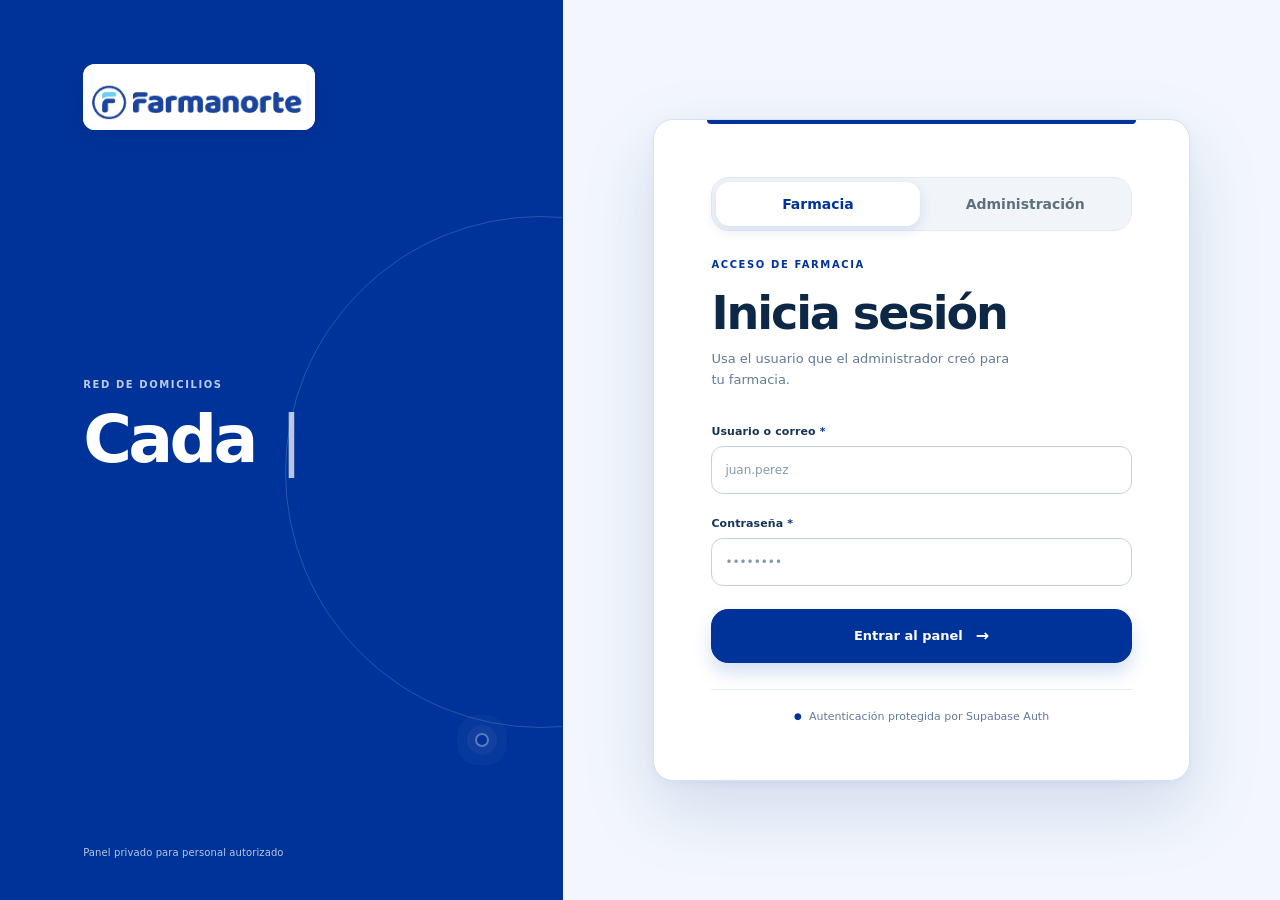
<file: index.html>
<!doctype html>
<html lang="es">
  <head>
    <meta charset="UTF-8" />
    <meta name="viewport" content="width=device-width, initial-scale=1.0" />
    <meta name="theme-color" content="#2151aa" />
    <meta name="description" content="Panel operativo de domicilios farmanorte" />
    <meta name="mobile-web-app-capable" content="yes" />
    <meta name="apple-mobile-web-app-capable" content="yes" />
    <meta name="apple-mobile-web-app-status-bar-style" content="default" />
    <meta name="apple-mobile-web-app-title" content="farmanorte" />
    <meta name="referrer" content="strict-origin-when-cross-origin" />
    <meta http-equiv="Content-Security-Policy" content="default-src 'self'; base-uri 'self'; object-src 'none'; frame-ancestors 'none'; script-src 'self'; style-src 'self' 'unsafe-inline'; img-src 'self' data: blob:; font-src 'self' data:; connect-src 'self' https://*.supabase.co wss://*.supabase.co; worker-src 'self' blob:; media-src 'self' blob:;" />
    <link rel="manifest" href="./manifest.webmanifest" />
    <link rel="apple-touch-icon" href="./farmanorte-icon.png" />
    <link rel="icon" type="image/png" href="./farmanorte-icon.png" />
    <title>farmanorte · operación</title>
    <script type="module" crossorigin src="./assets/index-CC0eHsnw.js"></script>
    <link rel="modulepreload" crossorigin href="./assets/documents-BlH7oi8i.js">
    <link rel="stylesheet" crossorigin href="./assets/index-BAbJudCS.css">
  </head>
  <body>
    <div id="root"></div>
  </body>
</html>
</file>
<file: assets/index-BAbJudCS.css>
:root{color:#102a43;background:#f3f7fc;font-family:Aptos,Segoe UI,ui-sans-serif,system-ui,-apple-system,BlinkMacSystemFont,sans-serif;font-synthesis:none;text-rendering:optimizeLegibility;--bg: #f3f7fc;--panel: #ffffff;--panel-soft: #eaf2fb;--line: #d7e3f0;--muted: #526b84;--text: #102a43;--brand-blue: #2151aa;--brand-blue-deep: #173f8e;--brand-blue-soft: #edf2ff;--lime: var(--brand-blue);--lime-deep: var(--brand-blue-deep);--teal: var(--brand-blue);--danger: #b42318}*{box-sizing:border-box}body{margin:0;min-width:320px;background:var(--bg);color:var(--text)}button,input,textarea,select{font:inherit}button{cursor:pointer}button:disabled{cursor:not-allowed;opacity:.55}.app-shell{display:flex;min-height:100vh}.sidebar{width:250px;min-height:100vh;padding:30px 20px 22px;border-right:1px solid var(--line);background:#0b120f;display:flex;flex-direction:column}.brand-lockup{display:flex;flex-direction:column;align-items:flex-start;gap:5px}.brand-logo{display:block;width:min(100%,190px);height:auto;max-height:48px;object-fit:contain;object-position:left center;border-radius:10px;background:#fff}.brand-logo-wordmark{display:inline-flex;align-items:center;gap:8px;width:max-content;height:38px;max-width:100%;max-height:none;padding:0;border-radius:0;background:transparent;color:var(--brand-blue)}.brand-logo-wordmark svg{width:38px;height:38px;flex:0 0 auto}.brand-logo-wordmark span{color:currentColor;font-size:clamp(20px,2.2vw,30px);font-weight:850;letter-spacing:-.065em;line-height:1}.brand-mark{width:34px;height:34px;display:grid;place-items:center;border-radius:10px;background:var(--lime);color:#16210e;font-weight:900;letter-spacing:-.08em;font-size:12px}.brand-lockup strong{display:block;font-size:14px;letter-spacing:-.02em}.brand-lockup span{display:block;margin-top:3px;font-size:10px;color:var(--muted);text-transform:uppercase;letter-spacing:.17em}.sidebar-section-label{margin:72px 12px 13px;color:#617168;font-size:10px;text-transform:uppercase;letter-spacing:.16em}.main-nav{display:grid;gap:5px}.nav-item{width:100%;display:flex;align-items:center;gap:10px;padding:12px;border:1px solid transparent;border-radius:9px;background:transparent;color:#899990;text-align:left;font-size:12px;transition:.2s ease}.nav-item:hover{color:var(--text);background:#ffffff09}.nav-item.active{border-color:#c6ee7029;background:#c6ee701a;color:var(--lime)}.nav-item-logout{margin-top:6px;border-top-color:#ffffff24;color:#ffffffb8}.nav-item-logout:hover{color:#fff;background:#ffffff1f}.nav-icon{width:19px;font-size:19px;line-height:1;text-align:center}.nav-count{margin-left:auto;min-width:21px;padding:2px 6px;border:1px solid var(--line);border-radius:10px;color:#b4c2b6;font-size:10px;text-align:center}.sidebar-bottom{margin-top:auto}.connection-card{display:flex;align-items:flex-start;gap:9px;padding:12px;border:1px solid var(--line);border-radius:10px;background:#ffffff05}.pulse-dot{width:7px;height:7px;margin-top:4px;border-radius:50%;background:var(--teal);box-shadow:0 0 0 4px #82d8b51a}.connection-card strong,.connection-card span{display:block}.connection-card strong{font-size:10px;font-weight:600}.connection-card span:not(.pulse-dot){margin-top:4px;color:var(--muted);font-size:9px;line-height:1.4}.sign-out-link{width:100%;margin-top:18px;padding:0;border:0;background:transparent;color:#77857b;text-align:left;font-size:11px}.sign-out-link:hover{color:var(--danger)}.sign-out-link span{float:right}.main-content{width:min(100%,1440px);padding:42px clamp(24px,4vw,68px) 64px;margin:0 auto}.topbar{display:flex;align-items:flex-end;justify-content:space-between;gap:24px;margin-bottom:34px}.eyebrow,.section-kicker{margin:0 0 8px;color:#91a39a;font-size:10px;text-transform:uppercase;letter-spacing:.16em}.live-pill{display:inline-flex;align-items:center;gap:5px;margin-left:8px;color:var(--teal);font-size:9px;letter-spacing:.11em}.live-pill:before{content:"";width:5px;height:5px;border-radius:50%;background:var(--teal)}h1,h2,h3,p{margin-top:0}h1{margin-bottom:0;font-size:clamp(28px,3vw,42px);line-height:.98;letter-spacing:-.06em;font-weight:650}h2{margin-bottom:0;font-size:22px;letter-spacing:-.04em}h3{margin:7px 0 8px;font-size:17px;letter-spacing:-.03em}.operator-info{display:flex;align-items:center;gap:10px}.operator-avatar{width:36px;height:36px;display:grid;place-items:center;border:1px solid rgba(198,238,112,.25);border-radius:50%;background:#c6ee701a;color:var(--lime);font-size:13px;font-weight:700}.operator-info strong,.operator-info span{display:block}.operator-info strong{font-size:12px;font-weight:600}.operator-info span{margin-top:4px;color:var(--muted);font-size:10px}.profile-switcher{display:flex;align-items:center;gap:6px;margin-top:4px;color:var(--muted);font-size:10px}.profile-switcher span{margin:0;color:var(--muted);font-size:9px}.profile-switcher select{min-width:150px;padding:4px 22px 4px 7px;border:1px solid #bfd1e3;border-radius:7px;background:#fff;color:var(--text);font-size:10px}.profile-gate{display:grid;place-items:center;min-height:100vh;padding:28px;background:radial-gradient(circle at 50% 0%,rgba(33,81,170,.09),transparent 35%),var(--bg)}.profile-gate-card{width:min(100%,520px);padding:34px;border:1px solid var(--line);border-radius:20px;background:#fff;box-shadow:0 24px 70px #173f8e1f}.profile-gate-card .brand-logo{width:168px;margin-bottom:36px}.profile-gate-card h1{margin:12px 0 10px;font-size:clamp(27px,5vw,40px)}.profile-gate-card>p{margin:0 0 24px;color:var(--muted);font-size:12px;line-height:1.6}.profile-choice-list{display:grid;gap:9px}.profile-choice{display:flex;align-items:center;gap:11px;width:100%;padding:12px;border:1px solid #d5e2ef;border-radius:12px;background:#fbfdff;color:var(--text);text-align:left;transition:border-color .18s ease,transform .18s ease,box-shadow .18s ease}.profile-choice:hover,.profile-choice:focus-visible{border-color:var(--brand-blue);box-shadow:0 8px 20px #2151aa1f;transform:translateY(-1px)}.profile-choice-avatar{display:grid;place-items:center;width:34px;height:34px;flex:0 0 auto;border-radius:50%;background:var(--brand-blue-soft);color:var(--brand-blue);font-weight:900}.profile-choice-copy{display:grid;gap:3px;min-width:0}.profile-choice-copy strong{font-size:12px}.profile-choice-copy small{color:var(--muted);font-size:10px}.profile-choice-arrow{margin-left:auto;color:var(--brand-blue);font-size:17px}.profile-gate-signout{margin-top:22px;color:var(--brand-blue)}.inline-alert{display:flex;align-items:center;justify-content:space-between;gap:16px;margin:-15px 0 22px;padding:11px 14px;border-radius:8px;font-size:12px;line-height:1.45}.inline-alert button{border:0;background:transparent;color:inherit;font-size:18px;line-height:1}.error-alert{border:1px solid rgba(255,152,143,.28);background:#ff988f14;color:#ffb4ad}.success-alert{border:1px solid rgba(130,216,181,.27);background:#82d8b514;color:var(--teal)}.workspace-grid{display:grid;grid-template-columns:minmax(0,1.28fr) minmax(300px,.72fr);gap:20px;align-items:start}.form-card,.info-card,.process-card,.history-page{border:1px solid var(--line);border-radius:14px;background:var(--panel)}.card-heading{display:flex;align-items:flex-start;justify-content:space-between;gap:20px;padding:24px 26px 22px;border-bottom:1px solid var(--line)}.zone-chip{display:inline-flex;align-items:center;gap:7px;padding:7px 9px;border:1px solid rgba(130,216,181,.19);border-radius:7px;color:var(--teal);font-size:10px;white-space:nowrap}.zone-chip span{width:5px;height:5px;border-radius:50%;background:var(--teal)}.form-section{padding:24px 26px;border-bottom:1px solid var(--line)}.last-section{border-bottom:0;padding-bottom:25px}.form-section-title{display:flex;align-items:flex-start;gap:12px;margin-bottom:19px}.form-section-title>span{color:var(--lime);font-size:11px;font-weight:700;letter-spacing:.1em}.form-section-title strong,.form-section-title small{display:block}.form-section-title strong{font-size:13px;font-weight:650}.form-section-title small{margin-top:4px;color:var(--muted);font-size:10px}.field-grid{display:grid;gap:15px}.two-columns{grid-template-columns:repeat(2,minmax(0,1fr))}.three-columns{grid-template-columns:repeat(3,minmax(0,1fr))}.customer-fields{gap:12px 14px}.customer-fields .field,.address-details-grid .field,.order-details-grid .field,.operation-counts .field{margin-bottom:0}.field{display:grid;gap:7px;margin-bottom:15px}.field>span,.field-label{color:#abbab0;font-size:10px;font-weight:600;letter-spacing:.01em}.field em{color:var(--lime);font-style:normal}.field-help{color:#607b94;font-size:10px;line-height:1.35}input[aria-invalid=true],textarea[aria-invalid=true]{border-color:#d05b52}input,textarea,select{width:100%;border:1px solid rgba(225,241,226,.12);border-radius:7px;outline:none;background:#0e1714;color:var(--text);font-size:12px;transition:.2s ease}input,select{min-height:42px;padding:0 12px}textarea{resize:vertical;min-height:80px;padding:12px;line-height:1.45}input::placeholder,textarea::placeholder{color:#65746b}input:focus,textarea:focus,select:focus{border-color:#c6ee7099;box-shadow:0 0 0 3px #c6ee7014}select{-webkit-appearance:none;-moz-appearance:none;appearance:none;background-image:linear-gradient(45deg,transparent 50%,#829188 50%),linear-gradient(135deg,#829188 50%,transparent 50%);background-position:calc(100% - 17px) 18px,calc(100% - 12px) 18px;background-size:5px 5px,5px 5px;background-repeat:no-repeat}.inline-field{display:flex;gap:8px}.inline-field input{min-width:0}.compact-button{flex:0 0 auto;min-height:42px;padding:0 11px}.address-picker{display:grid;gap:2px;margin-top:2px}.address-picker .field{margin-bottom:5px}.text-button{justify-self:start;border:0;padding:0;background:transparent;color:var(--lime);font-size:10px;font-weight:700}.text-button:hover{color:#e0ff9b;text-decoration:underline}.service-type-grid{display:grid;grid-template-columns:repeat(3,minmax(0,1fr));gap:8px}.service-type-choice{display:grid;align-content:center;gap:5px;min-height:70px;padding:10px 11px;border:1px solid var(--line);border-radius:9px;background:#0e1714;color:#8e9f94;text-align:left}.service-type-choice strong{font-size:11px;font-weight:750}.service-type-choice small{color:var(--muted);font-size:9px;line-height:1.35}.service-type-choice:hover{border-color:#c6ee708c;transform:translateY(-1px)}.service-type-choice.active{border-color:#c6ee70b3;background:#c6ee701c;color:var(--lime);box-shadow:0 7px 15px #121c181f}.service-type-choice.active small{color:inherit;opacity:.78}.operation-helper{margin:9px 0 0;color:var(--muted);font-size:10px;line-height:1.45}.operation-counts{display:grid;grid-template-columns:repeat(2,minmax(0,1fr));gap:15px;margin-top:15px}.order-details-grid{margin-top:16px}.order-details-grid textarea{min-height:74px}.task-block{display:grid;gap:12px;margin-top:18px;padding-top:16px;border-top:1px solid var(--line)}.task-block-header{display:flex;align-items:center;justify-content:space-between;gap:16px}.task-block-header strong,.task-block-header small{display:block}.task-block-header strong{font-size:12px}.task-block-header small,.task-helper{color:var(--muted);font-size:10px;line-height:1.45}.task-block-header small{margin-top:4px}.task-count{min-width:26px;padding:5px 7px;border:1px solid var(--line);border-radius:8px;color:var(--lime);font-size:10px;font-weight:700;text-align:center}.task-row{min-width:0;margin:0;padding:16px;border:1px solid var(--line);border-radius:13px;background:#0e1714}.task-row legend{padding:0 6px;color:var(--lime);font-size:11px;font-weight:750}.task-row-grid{display:grid;gap:12px}.purchase-task-grid{grid-template-columns:minmax(0,1.05fr) minmax(0,.9fr) minmax(0,1.3fr) 100px}.cross-task-grid{grid-template-columns:minmax(0,1fr) minmax(0,1fr) minmax(0,1.3fr) 100px}.task-row .field{min-width:0;margin-bottom:0}.task-row-wide{grid-column:1 / -1}.task-helper{margin:-4px 0 12px}.task-assignee-hint{display:flex;flex-direction:column;gap:5px;padding:10px 12px;border:1px dashed rgba(130,216,181,.22);border-radius:9px;background:#82d8b50a}.task-assignee-hint span,.task-assignee-hint strong{display:block}.task-assignee-hint span{color:var(--muted);font-size:9px;text-transform:uppercase;letter-spacing:.08em}.task-assignee-hint strong{color:var(--text);font-size:11px;font-weight:650}.task-remove-button{justify-self:end;margin-top:12px;padding:0;border:0;background:transparent;color:var(--danger);font-size:10px;font-weight:700}.task-remove-button:hover{text-decoration:underline}.task-add-button{justify-self:start;min-height:38px}.normal-service-note>p{margin:-3px 0 18px;color:var(--muted);font-size:11px;line-height:1.55}.request-summary{display:grid;grid-template-columns:repeat(2,minmax(0,1fr));gap:10px}.request-summary>div{min-width:0;padding:13px;border:1px solid var(--line);border-radius:11px;background:#0e1714}.request-summary span,.request-summary strong,.request-summary small{display:block}.request-summary span{color:var(--muted);font-size:9px;text-transform:uppercase;letter-spacing:.08em}.request-summary strong{overflow:hidden;margin-top:6px;color:var(--text);font-size:11px;text-overflow:ellipsis;white-space:nowrap}.request-summary small{margin-top:4px;color:var(--muted);font-size:10px}.compact-options{display:flex;flex-wrap:wrap;gap:17px}.checkbox-row{display:flex;align-items:center;gap:8px;color:#a9b7ad;font-size:11px}.checkbox-row input{width:15px;min-height:15px;accent-color:var(--lime)}.payment-switcher{display:grid;grid-template-columns:repeat(3,1fr);gap:8px;margin-bottom:17px}.payment-choice{display:flex;align-items:center;justify-content:center;gap:8px;min-height:43px;border:1px solid var(--line);border-radius:7px;background:#0e1714;color:#8e9f94;font-size:11px}.payment-choice.active{border-color:#c6ee7080;background:#c6ee701a;color:var(--lime)}.payment-symbol{display:grid;place-items:center;width:18px;height:18px;border-radius:50%;background:#ffffff12;font-size:10px}.payment-choice.active .payment-symbol{background:#c6ee702e}.payment-hint{display:flex;align-items:center;gap:8px;align-self:end;min-height:42px;padding:0 12px;border:1px dashed rgba(130,216,181,.22);border-radius:7px;color:#9db5a8;font-size:10px}.payment-hint span{color:var(--teal);font-size:15px}.cash-change-card{display:flex;align-items:center;justify-content:space-between;gap:16px;margin-top:14px;padding:14px;border:1px solid rgba(130,216,181,.24);border-radius:11px;background:#82d8b512}.cash-change-card>div{min-width:0}.cash-change-card span,.cash-change-card strong,.cash-change-card small{display:block}.cash-change-card span{color:var(--muted);font-size:9px;text-transform:uppercase;letter-spacing:.08em}.cash-change-card strong{margin-top:5px;color:var(--teal);font-size:18px;letter-spacing:-.03em}.cash-change-card small{color:var(--muted);font-size:10px;line-height:1.4;text-align:right}.cash-change-card.pending{background:#ffffff08}.cash-change-card.insufficient{border-color:#ff988f59;background:#ff988f14}.cash-change-card.insufficient strong{color:#ffb4ad}.customer-picker,.saved-address-picker{display:grid;gap:6px;margin-top:8px;padding:8px;border:1px solid #bfd8ee;border-radius:9px;background:#f7fbff}.customer-picker>span,.saved-address-picker>span{color:#526b84;font-size:9px;font-weight:800}.customer-choice{padding:7px 8px;border:1px solid #d7e3f0;border-radius:7px;background:#fff;color:#183b5b;text-align:left;font-size:10px;font-weight:700}.customer-choice.active,.customer-choice:hover{border-color:var(--brand-blue);background:var(--brand-blue-soft);color:var(--brand-blue)}.saved-address-picker select{min-height:31px;padding:0 7px;border:1px solid #bfd1e3;border-radius:7px;background:#fff;color:#183b5b;font-size:10px}.form-actions{position:sticky;bottom:0;z-index:4;display:flex;align-items:center;justify-content:space-between;gap:16px;padding:20px 26px;border-top:1px solid var(--line);background:#fffffff7;box-shadow:0 -8px 20px #102a430d}.form-actions>span{color:var(--muted);font-size:10px}.primary-button,.secondary-button{border-radius:7px;font-size:11px;font-weight:700;transition:.2s ease}.primary-button{display:inline-flex;align-items:center;justify-content:center;gap:13px;min-height:42px;padding:0 17px;border:1px solid var(--lime);background:var(--lime);color:#17210e}.primary-button:hover{background:#d5f88b;transform:translateY(-1px)}.primary-button span{font-size:16px;line-height:1}.full-width{width:100%}.secondary-button{min-height:40px;padding:0 15px;border:1px solid var(--line);background:transparent;color:var(--text)}.secondary-button:hover{border-color:var(--lime);color:var(--lime)}.side-column{display:grid;gap:14px}.info-card,.process-card{padding:20px}.accent-card{display:flex;gap:13px;border-color:#82d8b538;background:linear-gradient(135deg,#82d8b51a,#121c18f5 62%)}.card-icon{width:34px;height:34px;display:grid;place-items:center;border:1px solid rgba(130,216,181,.24);border-radius:9px;color:var(--teal);font-size:22px}.info-card p{margin-bottom:0;color:var(--muted);font-size:11px;line-height:1.55}.info-card-header{display:flex;justify-content:space-between;align-items:baseline}.info-card-header button{border:0;background:transparent;color:var(--lime);font-size:10px}.delivery-row{display:flex;align-items:center;justify-content:space-between;gap:12px;padding:14px 0;border-bottom:1px solid var(--line)}.delivery-row:last-child{border-bottom:0;padding-bottom:0}.delivery-row-main,.delivery-row-side{min-width:0}.delivery-row-main strong,.delivery-row-main span,.delivery-row-side small{display:block}.delivery-row-main strong{color:#dbe8dc;font-size:11px}.delivery-row-main span{overflow:hidden;margin-top:5px;color:var(--muted);font-size:10px;text-overflow:ellipsis;white-space:nowrap}.delivery-row-side{flex:0 0 auto;text-align:right}.delivery-row-side small{margin-top:5px;color:#728078;font-size:9px}.delivery-row-status{display:flex;align-items:center;justify-content:flex-end;gap:5px;flex-wrap:wrap}.assignment-badge{display:inline-flex;padding:4px 7px;border-radius:4px;background:#edf4ff;color:var(--brand-blue);font-size:9px;font-weight:800}.assignment-badge.support{background:#f1edff;color:#6b4ec5}.status-badge{display:inline-flex;padding:4px 7px;border-radius:4px;font-size:9px;font-weight:700}.status-offered{background:#c6ee7021;color:var(--lime)}.status-accepted{background:#93aeff21;color:#aebfff}.status-picked{background:#ffc36721;color:#ffd08d}.status-delivered{background:#82d8b521;color:var(--teal)}.status-alert{background:#ff988f21;color:var(--danger)}.status-cancelled{background:#ffffff12;color:#a6b2aa}.empty-activity{padding:26px 8px 7px;text-align:center}.empty-activity span{display:block;color:#63756a;font-size:27px}.empty-activity p{margin:9px 0 4px;color:#9dac9f;font-size:11px}.empty-activity small{color:#66756c;font-size:9px}.process-card{background:#101a16}.process-step{display:flex;align-items:center;gap:10px;margin-top:16px}.process-step>span{display:grid;place-items:center;width:23px;height:23px;border:1px solid rgba(198,238,112,.35);border-radius:50%;color:var(--lime);font-size:10px}.process-step strong,.process-step small{display:block}.process-step strong{font-size:11px}.process-step small{margin-top:3px;color:var(--muted);font-size:9px}.process-line{width:1px;height:12px;margin:3px 0 3px 11px;background:#c6ee702e}.history-page{padding:27px}.history-toolbar{display:flex;justify-content:space-between;align-items:flex-end;gap:24px;padding-bottom:24px;border-bottom:1px solid var(--line)}.history-toolbar p{margin:10px 0 0;color:var(--muted);font-size:11px}.filter-row{display:flex;gap:6px;flex-wrap:wrap}.filter-button{padding:8px 10px;border:1px solid var(--line);border-radius:6px;background:transparent;color:#829087;font-size:10px}.filter-button.active{border-color:#c6ee7059;background:#c6ee701a;color:var(--lime)}.history-list{max-width:900px}.history-list .delivery-row{padding:18px 0}.history-workspace{display:grid;grid-template-columns:minmax(0,1fr);gap:22px}.history-workspace.has-tools{grid-template-columns:minmax(0,1fr) minmax(280px,340px);align-items:start}.history-tool-stack{display:grid;gap:16px;min-width:0}.delivery-row-actions{display:flex;flex-wrap:wrap;justify-content:flex-end;gap:6px;margin-top:8px}.delivery-chat-button{display:inline-flex;align-items:center;justify-content:center;margin-top:8px;padding:5px 8px;border:1px solid #a9cbe9;border-radius:7px;background:#f2f7fc;color:var(--brand-blue);font-size:9px;font-weight:800}.delivery-chat-button:hover{border-color:var(--brand-blue);background:var(--brand-blue-soft);transform:translateY(-1px)}.delivery-row-actions .delivery-chat-button{margin-top:0}.delivery-equivalent-button{display:inline-flex;align-items:center;justify-content:center;padding:5px 8px;border:1px solid #b6d9ce;border-radius:7px;background:#effaf6;color:#087a63;font-size:9px;font-weight:800}.delivery-equivalent-button:hover{border-color:#087a63;background:#e2f6f0;transform:translateY(-1px)}.delivery-assignment-controls{display:flex;align-items:flex-end;justify-content:flex-end;gap:7px;margin-top:9px}.delivery-assignment-controls label{display:grid;gap:4px;text-align:left}.delivery-assignment-controls label span{color:#607b94;font-size:9px;font-weight:800}.delivery-assignment-controls select{min-width:190px;min-height:32px;padding:0 8px;border:1px solid #bfd1e3;border-radius:7px;background:#fff;color:#183b5b;font-size:10px}.delivery-assignment-controls .compact-button{min-height:32px;padding:0 10px;font-size:9px}.approval-request{display:grid;gap:8px;margin-top:8px;padding:10px;border:1px solid #ead7a4;border-radius:10px;background:#fff9e8;color:#6f4d00;font-size:10px}.approval-request>div{display:flex;gap:7px;flex-wrap:wrap}.approval-request .compact-button{min-height:31px;padding:0 10px;font-size:10px}.delivery-chat-panel{position:sticky;top:24px;display:flex;min-height:490px;max-height:min(680px,calc(100vh - 48px));flex-direction:column;overflow:hidden;border:1px solid #bfd1e3;border-radius:16px;background:#fff;box-shadow:0 18px 38px #173f8e1c}.chat-panel-header{display:flex;align-items:flex-start;justify-content:space-between;gap:12px;padding:18px 18px 14px;border-bottom:1px solid #d7e3f0}.chat-panel-header .section-kicker{margin-bottom:6px;color:var(--brand-blue)}.chat-panel-header h3{margin:0;color:#183b5b}.chat-panel-header p{margin:5px 0 0;color:#607b94;font-size:10px}.chat-close-button{width:28px;height:28px;border:1px solid #d7e3f0;border-radius:50%;background:#f7faff;color:#526b84;font-size:19px;line-height:1}.chat-close-button:hover{border-color:var(--brand-blue);color:var(--brand-blue)}.chat-participant{display:flex;align-items:flex-start;gap:8px;padding:11px 18px;border-bottom:1px solid #edf2f7;color:#607b94;font-size:10px;line-height:1.4}.chat-participant-dot{flex:0 0 auto;width:7px;height:7px;margin-top:3px;border-radius:50%;background:#0b8f72;box-shadow:0 0 0 4px #e2f5f1}.chat-messages{display:flex;min-height:170px;flex:1;flex-direction:column;gap:10px;overflow-y:auto;padding:16px 14px;background:#f7faff}.chat-empty{margin:auto;max-width:240px;color:#607b94;font-size:11px;line-height:1.5;text-align:center}.chat-message{align-self:flex-start;max-width:88%;padding:9px 11px;border:1px solid #d7e3f0;border-radius:12px 12px 12px 4px;background:#fff;box-shadow:0 4px 10px #173f8e0d}.chat-message.own{align-self:flex-end;border-color:#bfd8ee;border-radius:12px 12px 4px;background:#e8f2fc}.chat-message-meta{display:flex;align-items:baseline;gap:8px}.chat-message-meta strong{color:#183b5b;font-size:10px}.chat-message-meta time{color:#7e9ab4;font-size:8px}.chat-message p{margin:5px 0 0;color:#34536f;font-size:11px;line-height:1.45;overflow-wrap:anywhere}.chat-error{margin:0;padding:8px 14px;background:#fff3f1;color:#b42318;font-size:10px;line-height:1.4}.chat-composer{display:flex;gap:7px;padding:12px;border-top:1px solid #d7e3f0;background:#fff}.chat-composer input{min-width:0;min-height:40px;flex:1;padding:0 11px;border:1px solid #bfd1e3;border-radius:9px;color:#183b5b;font-size:11px}.chat-composer input:focus{border-color:var(--brand-blue);outline:3px solid rgba(33,81,170,.12)}.chat-composer .primary-button{min-height:40px;padding:0 12px;border-radius:9px}.empty-history{padding:80px 20px;color:var(--muted);text-align:center}.delivery-equivalent-panel{position:sticky;top:24px;overflow:hidden;border:1px solid #bfd1e3;border-radius:16px;background:#fff;box-shadow:0 18px 38px #173f8e1c}.equivalent-panel-header{display:flex;align-items:flex-start;justify-content:space-between;gap:12px;padding:18px 18px 14px;border-bottom:1px solid #d7e3f0}.equivalent-panel-header .section-kicker{display:block;margin-bottom:6px;color:var(--brand-blue)}.equivalent-panel-header h3{margin:0;color:#183b5b}.equivalent-panel-header p{margin:5px 0 0;color:#607b94;font-size:10px}.equivalent-panel-body{display:grid;gap:10px;padding:12px;background:#f7faff}.equivalent-receipt{width:min(100%,300px);margin:0 auto;padding:12px;border:1px dashed #aac3d9;border-radius:12px;background:#fff;color:#183b5b}.equivalent-receipt-brand{display:grid;grid-template-columns:62px minmax(0,1fr) auto;align-items:center;gap:7px;padding-bottom:9px;border-bottom:1px solid #e2ebf4}.equivalent-receipt-brand img{display:block;width:62px;height:39px;object-fit:contain}.equivalent-brand-meta strong,.equivalent-brand-meta span{display:block}.equivalent-brand-meta strong{color:#183b5b;font-size:9px;line-height:1.2}.equivalent-brand-meta span{margin-top:3px;color:#607b94;font-size:8px}.equivalent-invoice-number{min-width:48px;padding:5px 5px 4px;border:1px solid #bfd1e3;border-radius:6px;text-align:center}.equivalent-invoice-number span,.equivalent-invoice-number strong{display:block}.equivalent-invoice-number span{color:#7890a4;font-size:7px;font-weight:800}.equivalent-invoice-number strong{margin-top:2px;color:#183b5b;font-size:8px;overflow-wrap:anywhere}.equivalent-receipt-grid{display:grid;grid-template-columns:1fr 1fr;gap:8px;padding:9px 0;border-bottom:1px solid #edf2f7}.equivalent-receipt-grid>div,.equivalent-receipt-footer>div{min-width:0}.equivalent-receipt-grid span,.equivalent-receipt-footer span,.equivalent-field span,.equivalent-concept span{display:block;color:#7890a4;font-size:7px;font-weight:800;text-transform:uppercase;letter-spacing:.05em}.equivalent-receipt-grid strong,.equivalent-receipt-footer strong,.equivalent-field strong,.equivalent-concept strong{display:block;overflow-wrap:anywhere;color:#34536f;font-size:9px;line-height:1.3}.equivalent-receipt-grid>div:last-child{text-align:right}.equivalent-receipt-grid>div:last-child strong{color:#087a63;font-size:11px}.equivalent-field{display:grid;grid-template-columns:64px minmax(0,1fr);gap:8px;padding:8px 0;border-bottom:1px solid #edf2f7}.equivalent-field strong{font-size:9px}.equivalent-concept{padding:8px 0;border-bottom:1px solid #edf2f7}.equivalent-concept strong{margin-top:4px;min-height:30px}.equivalent-receipt-footer{display:grid;grid-template-columns:minmax(0,1fr) 88px;gap:9px;padding:9px 0 4px}.equivalent-total{padding-left:9px;border-left:1px solid #e2ebf4;text-align:right}.equivalent-total strong{color:#087a63;font-size:12px}.equivalent-signature-image{display:block;width:min(100%,118px);height:38px;margin-top:5px;object-fit:contain;object-position:left center}.equivalent-status{display:flex;align-items:center;justify-content:space-between;gap:8px;padding-top:12px}.equivalent-status small{color:#7890a4;font-size:9px;text-align:right}.equivalent-panel-body .full-width{width:100%}.equivalent-payment-state{display:grid;gap:5px;padding:10px 11px;border:1px solid #f0d49b;border-radius:10px;background:#fff9ed;color:#76551a}.equivalent-payment-state.paid{border-color:#a7decf;background:#effbf7;color:#087a63}.equivalent-payment-state strong{font-size:11px}.equivalent-payment-state span{font-size:9px;line-height:1.35}.equivalent-payment-state .secondary-button{min-height:34px;margin-top:2px}.equivalent-download-actions{display:grid;grid-template-columns:1fr 1fr;gap:8px}.equivalent-download-actions .secondary-button{min-width:0;padding:0 7px;font-size:10px}.equivalent-help{margin:0;color:#7890a4;font-size:9px;line-height:1.4;text-align:center}.equivalent-empty,.equivalent-error{margin:0;padding:24px 10px;color:#607b94;font-size:11px;line-height:1.5;text-align:center}.equivalent-error{color:#b42318}.delivery-equivalent-print{display:none}.empty-history span{display:block;color:#65756b;font-size:30px}.empty-history h3{margin:13px 0 7px;color:#aebdb1;font-size:14px}.empty-history p{margin:0;font-size:11px}.auth-page{display:grid;grid-template-columns:42% 58%;min-height:100vh}.auth-aside{position:relative;display:flex;flex-direction:column;padding:42px clamp(28px,6vw,100px);border-right:1px solid var(--line);background:radial-gradient(circle at 30% 20%,rgba(130,216,181,.12),transparent 37%),#101b16}.auth-quote{max-width:390px;margin:auto 0}.auth-quote h1{max-width:360px;margin:13px 0 18px;font-size:clamp(38px,4vw,62px);line-height:.95}.auth-quote p{max-width:310px;color:#94a69a;font-size:13px;line-height:1.6}.auth-aside-footer{color:#607168;font-size:10px}.auth-main{display:grid;place-items:center;padding:32px}.auth-form-wrap{width:min(100%,390px)}.auth-form-wrap h2{margin-top:16px;font-size:34px}.auth-copy{margin:12px 0 30px;color:var(--muted);font-size:12px;line-height:1.55}.auth-form .field{margin-bottom:20px}.auth-form .primary-button{margin-top:9px}.auth-note{display:flex;align-items:center;gap:8px;margin-top:21px;color:#6f8176;font-size:10px}.auth-note span{color:var(--teal);font-size:9px}.center-screen{display:grid;place-items:center;min-height:100vh;padding:24px;background:radial-gradient(circle at 50% 0%,rgba(130,216,181,.1),transparent 35%),var(--bg)}.config-card,.problem-card,.loading-card{width:min(100%,500px);padding:35px;border:1px solid var(--line);border-radius:14px;background:var(--panel)}.config-card .brand-mark,.problem-icon{margin-bottom:26px}.config-card h1,.problem-card h1{margin:10px 0 14px;font-size:30px}.config-card p,.problem-card p{color:var(--muted);font-size:12px;line-height:1.6}.config-card code{color:var(--lime);font-family:ui-monospace,SFMono-Regular,Consolas,monospace;font-size:11px}.config-code{margin-top:23px;padding:16px;border:1px solid var(--line);border-radius:8px;background:#0d1412;color:#9baea0;font-family:ui-monospace,SFMono-Regular,Consolas,monospace;font-size:10px;line-height:1.8}.loading-card{display:flex;align-items:center;gap:14px;width:auto;color:var(--muted);font-size:12px}.loading-card p{margin:0}.spinner{width:18px;height:18px;border:2px solid rgba(198,238,112,.2);border-top-color:var(--lime);border-radius:50%;animation:spin .8s linear infinite}.problem-card{text-align:center}.problem-icon{width:38px;height:38px;display:grid;place-items:center;margin-left:auto;margin-right:auto;border:1px solid rgba(255,152,143,.35);border-radius:50%;color:var(--danger)}@keyframes spin{to{transform:rotate(360deg)}}@media(max-width:1020px){.sidebar{width:210px}.workspace-grid{grid-template-columns:1fr}.side-column{grid-template-columns:repeat(2,minmax(0,1fr))}.process-card{grid-column:1 / -1}.three-columns,.service-type-grid,.purchase-task-grid,.cross-task-grid{grid-template-columns:repeat(2,minmax(0,1fr))}}@media(max-width:720px){.app-shell{display:block}.sidebar{width:100%;min-height:auto;padding:18px 20px;border-right:0;border-bottom:1px solid var(--line)}.sidebar-section-label,.connection-card{display:none}.main-nav{display:flex;margin-top:19px}.nav-item{flex:1}.sidebar-bottom{display:none}.main-content{padding:28px 16px 42px}.topbar{align-items:flex-start;flex-direction:column;margin-bottom:25px}.operator-info{align-self:stretch}.form-section,.card-heading,.form-actions,.history-page{padding-left:17px;padding-right:17px}.two-columns,.three-columns,.service-type-grid,.operation-counts{grid-template-columns:1fr;gap:0}.purchase-task-grid,.cross-task-grid,.request-summary{grid-template-columns:1fr}.task-row-wide{grid-column:auto}.task-row{padding:14px}.cash-change-card{align-items:flex-start;flex-direction:column}.cash-change-card small{text-align:left}.side-column{grid-template-columns:1fr}.payment-fields{gap:0}.service-type-grid{gap:8px}.service-type-choice{min-height:62px}.form-actions{align-items:stretch;flex-direction:column}.form-actions .primary-button{width:100%}.history-toolbar{align-items:flex-start;flex-direction:column}.auth-page{grid-template-columns:1fr}.auth-aside{min-height:300px;padding:28px 24px}.auth-quote{margin:45px 0 15px}.auth-quote h1{font-size:39px}.auth-main{padding:42px 23px}}body{background:var(--bg);color:var(--text)}.sidebar{background:var(--brand-blue);border-right-color:var(--brand-blue);color:#fff}.sidebar .brand-mark,.auth-aside .brand-mark{background:#fff;color:var(--brand-blue)}.sidebar .brand-logo{padding:4px 8px}.brand-logo-inverse{display:inline-flex;align-items:center;gap:9px;width:max-content;max-width:100%;color:#fff}.brand-logo-inverse svg{width:42px;height:42px;flex:0 0 auto}.brand-logo-inverse span{color:currentColor;font-size:clamp(23px,2.2vw,31px);font-weight:850;letter-spacing:-.065em;line-height:1;text-transform:none}.sidebar .brand-lockup span,.sidebar-section-label,.auth-aside .brand-subtitle,.sidebar .nav-item{color:#d8e9fb}.sidebar .nav-item:hover{color:#fff;background:#ffffff24}.sidebar .nav-item.active{border-color:#fff;background:#fff;color:var(--brand-blue)}.sidebar .nav-count{border-color:#ffffff61;color:#fff}.sidebar .connection-card{border-color:#ffffff59;background:#ffffff1a}.sidebar .connection-card span:not(.pulse-dot),.sidebar .sign-out-link{color:#d8e9fb}.sidebar-bottom .sign-out-link{margin:0 0 14px}.sidebar .sign-out-link:hover{color:#fff}.sidebar .pulse-dot{background:#fff;box-shadow:0 0 0 4px #ffffff29}.main-content{background:var(--bg)}.form-card,.info-card,.process-card,.history-page,.config-card,.problem-card,.loading-card{background:var(--panel);border-color:var(--line)}.card-heading,.form-section,.history-toolbar{border-color:var(--line)}.eyebrow,.section-kicker{color:#35658e}.operator-avatar{border-color:#a7c7e5;background:var(--brand-blue-soft);color:var(--brand-blue)}.zone-chip{border-color:#a9cbe9;color:var(--brand-blue)}.zone-chip span,.live-pill:before{background:var(--brand-blue)}.live-pill,.live-pill:before{color:var(--brand-blue)}.field>span,.checkbox-row{color:#34536f}.field em,.form-section-title>span{color:var(--brand-blue)}input,textarea,select,.payment-choice{border-color:#bfd1e3;background:#fff;color:var(--text)}input::placeholder,textarea::placeholder{color:#6c849b}input:focus,textarea:focus,select:focus{border-color:var(--brand-blue);box-shadow:0 0 0 3px #2151aa24}select{-webkit-appearance:auto;-moz-appearance:auto;appearance:auto;background-image:none}.text-button,.info-card-header button{color:var(--brand-blue)}.text-button:hover{color:var(--brand-blue-deep)}.checkbox-row input{accent-color:var(--brand-blue)}.payment-choice{color:#526b84}.payment-choice.active{border-color:var(--brand-blue);background:var(--brand-blue-soft);color:var(--brand-blue)}.payment-symbol{background:#edf4fb}.payment-choice.active .payment-symbol{background:#cfe3f7}.service-type-choice{border-color:#bfd1e3;background:#fff;color:#526b84}.service-type-choice small{color:#607b94}.service-type-choice:hover{border-color:#7ea5cc;background:#f7faff}.service-type-choice.active{border-color:var(--brand-blue);background:var(--brand-blue-soft);color:var(--brand-blue);box-shadow:0 8px 16px #2151aa14}.service-type-choice.active small{color:#466783}.operation-helper{color:#607b94}.task-block{border-color:#d7e3f0}.task-block-header small,.task-helper,.normal-service-note>p{color:#607b94}.task-count{border-color:#bfd1e3;color:var(--brand-blue);background:var(--brand-blue-soft)}.task-row{border-color:#d7e3f0;background:#fbfdff}.task-assignee-hint{border-color:#a9cbe9;background:#f3f8fd}.task-assignee-hint span{color:#607b94}.task-assignee-hint strong{color:#183b5b}.task-remove-button{color:#b42318}.request-summary>div{border-color:#d7e3f0;background:#fff}.request-summary span{color:#607b94}.request-summary strong{color:#183b5b}.request-summary small{color:#607b94}.payment-hint{border-color:#a9cbe9;color:#466783}.cash-change-card{border-color:#a9cbe9;background:#edf6ff}.cash-change-card strong{color:var(--brand-blue)}.cash-change-card small{color:#607b94}.cash-change-card.pending{background:#f8fbff}.cash-change-card.insufficient{border-color:#e1a39e;background:#fff3f1}.cash-change-card.insufficient strong{color:#b42318}.form-actions{background:#f8fbff;border-color:var(--line)}.primary-button{border-color:var(--brand-blue);background:var(--brand-blue);color:#fff}.primary-button:hover{background:var(--brand-blue-deep)}.secondary-button{border-color:#bfd1e3;color:var(--brand-blue);background:#fff}.secondary-button:hover{border-color:var(--brand-blue);color:var(--brand-blue-deep);background:#f2f7fc}.accent-card{border-color:#b5d1eb;background:#e8f2fc}.card-icon{border-color:#a9cbe9;color:var(--brand-blue)}.delivery-row-main strong{color:#183b5b}.delivery-row-side small{color:#5f7890}.status-offered{background:#e5f1ff;color:var(--brand-blue)}.status-accepted{background:#e9efff;color:#3859a6}.status-picked{background:#fff3dc;color:#8a5a00}.status-delivered{background:#e2f5f1;color:#0b6f68}.status-alert{background:#fde9e7;color:#b42318}.status-cancelled{background:#edf2f7;color:#526b84}.empty-activity span,.empty-history span{color:#7e9ab4}.empty-activity p,.empty-history h3{color:#34536f}.empty-activity small,.empty-history p{color:#607b94}.process-card{background:#f7fbff}.process-step>span{border-color:#a9cbe9;color:var(--brand-blue)}.process-line{background:#bfd8ee}.filter-button{border-color:#bfd1e3;color:#526b84}.filter-button.active{border-color:var(--brand-blue);background:var(--brand-blue-soft);color:var(--brand-blue)}.auth-aside{background:var(--brand-blue);border-right-color:var(--brand-blue);color:#fff;background-image:none}.auth-aside .section-kicker{color:#d8e9fb}.auth-quote p,.auth-aside-footer{color:#e0eefb}.auth-main{background:var(--bg)}.auth-copy{color:#526b84}.auth-note{color:#607b94}.auth-note span{color:var(--brand-blue)}.center-screen{background:var(--bg);background-image:none}.config-card .brand-logo{margin-bottom:26px}.config-card code{color:var(--brand-blue)}.config-code{background:#f4f8fc;color:#466783}.spinner{border-color:#cfe0ef;border-top-color:var(--brand-blue)}html{scroll-behavior:smooth}body{background:#eef4fc}h1,h2,h3{text-wrap:balance}p{text-wrap:pretty}button,input,textarea,select{transition:transform .18s ease-out,box-shadow .18s ease-out,border-color .18s ease-out,background-color .18s ease-out}button:focus-visible,input:focus-visible,textarea:focus-visible,select:focus-visible{outline:3px solid rgba(33,81,170,.24);outline-offset:3px}button:active:not(:disabled){transform:scale(.98)}.app-shell{background:#eef4fc}.sidebar{position:relative;z-index:1;width:272px;padding:28px 18px 22px;overflow:hidden;box-shadow:14px 0 34px #173f8e1f}.sidebar:after{content:"";position:absolute;right:-142px;bottom:-126px;width:292px;height:292px;border:1px solid rgba(255,255,255,.22);border-radius:50%;pointer-events:none}.sidebar .brand-logo{width:204px;max-width:100%}.sidebar .brand-subtitle{margin-top:0;letter-spacing:.22em}.sidebar-section-label{margin-top:64px}.main-nav{gap:8px}.nav-item{min-height:47px;padding:0 14px;border-radius:12px;font-weight:600}.nav-item:hover{transform:translate(3px)}.nav-item.active{box-shadow:0 10px 20px #0f317029}.nav-icon{font-size:18px}.connection-card{border-radius:14px;background:#ffffff21}.pulse-dot,.live-pill:before{animation:pulse-mark 1.9s ease-out infinite}.sign-out-link{transition:color .18s ease-out,transform .18s ease-out}.sign-out-link:hover{transform:translate(3px)}.main-content{position:relative;isolation:isolate;flex:1 1 auto;min-width:0;width:auto;max-width:1520px;overflow-x:clip;padding-top:48px}.main-content:before{content:"";position:absolute;top:-146px;right:-126px;z-index:-1;width:330px;height:330px;border:1px solid rgba(33,81,170,.12);border-radius:50%;pointer-events:none}.topbar{animation:rise-in .46s ease-out both}.topbar h1{font-size:clamp(32px,3.4vw,48px)}.operator-info{padding:9px 12px 9px 9px;border:1px solid #d7e3f0;border-radius:16px;background:#ffffffb8;box-shadow:0 8px 20px #173f8e0f}.operator-avatar{width:42px;height:42px;border-radius:13px}.workspace-grid,.history-page{animation:rise-in .52s .06s ease-out both}.workspace-grid{gap:24px}.form-card,.info-card,.process-card,.history-page{border:0;border-radius:20px;box-shadow:0 16px 38px #173f8e17}.form-card{box-shadow:0 20px 46px #173f8e1c}.card-heading{padding:29px 30px 27px;background:#fbfdff}.card-heading h2{font-size:25px}.zone-chip{padding:9px 12px;border-radius:10px;background:var(--brand-blue-soft);font-weight:700}.form-section{padding:29px 30px}.form-section-title{align-items:center;gap:13px;margin-bottom:22px}.form-section-title>span{display:grid;width:34px;height:34px;place-items:center;border-radius:10px;background:var(--brand-blue-soft);font-variant-numeric:tabular-nums}.form-section-title strong{font-size:14px}.form-section-title small{font-size:11px}.field{gap:8px;margin-bottom:17px}.field>span{font-size:11px}input,textarea,select{border-radius:11px}input,select{min-height:46px}textarea{min-height:92px}input:hover,textarea:hover,select:hover{border-color:#9db8d8}.address-picker{padding:12px;border:1px solid #d7e3f0;border-radius:13px;background:#f7faff}.payment-switcher{gap:10px;margin-bottom:20px}.payment-choice{min-height:50px;border-radius:12px;font-weight:650}.payment-choice:hover{transform:translateY(-2px);box-shadow:0 8px 16px #173f8e14}.form-actions{padding:22px 30px 27px;background:#f8fbff}.primary-button{min-height:48px;border-radius:12px;box-shadow:0 10px 18px #2151aa2e}.primary-button:hover{transform:translateY(-2px);box-shadow:0 14px 22px #2151aa3d}.secondary-button{min-height:43px;border-radius:11px}.side-column{gap:18px}.side-column>*{animation:rise-in .48s ease-out both}.side-column>:nth-child(2){animation-delay:.08s}.side-column>:nth-child(3){animation-delay:.16s}.info-card,.process-card{padding:23px}.accent-card{position:relative;overflow:hidden}.accent-card:after{content:"";position:absolute;right:-60px;top:-62px;width:150px;height:150px;border:1px solid rgba(33,81,170,.17);border-radius:50%;pointer-events:none}.card-icon{width:40px;height:40px;border-radius:13px;background:#fff}.info-card-header button{font-weight:700}.delivery-row{padding:16px 0;transition:transform .18s ease-out,background-color .18s ease-out}.delivery-row:hover{transform:translate(3px)}.delivery-row-main strong{font-size:12px}.status-badge{border-radius:6px;font-variant-numeric:tabular-nums}.empty-activity{padding:30px 10px 10px}.empty-activity span,.empty-history span{display:grid;width:46px;height:46px;place-items:center;margin:0 auto;border:1px solid #c8d9ec;border-radius:14px;background:#f7faff}.process-card{position:relative;overflow:hidden}.process-card:before{content:"";position:absolute;left:23px;top:0;bottom:0;width:3px;background:#dbe8f7;opacity:.8}.process-step,.process-card>.section-kicker{position:relative;z-index:1}.process-step{margin-top:18px}.process-step>span{width:28px;height:28px;border:0;background:var(--brand-blue-soft);font-weight:800}.process-line{display:none}.history-page{padding:30px}.filter-button{border-radius:10px;padding:9px 12px;font-weight:650}.history-workspace.has-tools{grid-template-columns:1fr}.delivery-chat-panel{position:static;min-height:520px;max-height:620px}.delivery-equivalent-panel{position:static}.auth-page{grid-template-columns:minmax(420px,48%) minmax(0,1fr);gap:14px;padding:14px;background:#eef4fc}.auth-aside{position:relative;isolation:isolate;overflow:hidden;padding:48px clamp(30px,6vw,104px);border-radius:10px}.auth-aside:before{content:"";position:absolute;right:-180px;top:18%;z-index:-1;width:430px;height:430px;border:1px solid rgba(255,255,255,.2);border-radius:50%;pointer-events:none}.auth-aside:after{content:"";position:absolute;right:15%;bottom:12%;width:10px;height:10px;border:2px solid rgba(255,255,255,.65);border-radius:50%;box-shadow:0 0 0 8px #ffffff14,0 0 0 18px #ffffff0d;pointer-events:none}.auth-aside>*{position:relative;z-index:1;animation:rise-in .58s ease-out both}.auth-quote{max-width:420px}.auth-quote h1{max-width:390px;font-size:clamp(42px,4.5vw,70px);text-wrap:balance}.auth-quote p{max-width:340px;font-size:14px}.auth-aside .brand-logo-inverse{gap:7px}.auth-aside .brand-logo-inverse svg{width:30px;height:30px}.auth-aside .brand-logo-inverse span{font-size:clamp(16px,1.6vw,20px)}.auth-aside-footer{letter-spacing:.01em}.auth-main{min-width:0;border:1px solid #dbe8f4;border-radius:10px;background:#f6faff}.auth-form-wrap{position:relative;width:min(100%,404px);padding:36px;border:1px solid #d7e3f0;border-radius:16px;background:#fff;box-shadow:0 22px 54px #173f8e1f;animation:rise-in .58s .08s ease-out both;overflow:hidden}.auth-form-wrap:before{content:"";position:absolute;top:0;left:32px;right:32px;z-index:3;height:4px;border-radius:0 0 6px 6px;background:var(--brand-blue)}.auth-form-wrap>:not(.login-atmosphere){position:relative;z-index:2}.auth-form-wrap h2{font-size:34px}.auth-copy{max-width:34ch;margin-bottom:26px}.auth-form .field{margin-bottom:21px}.auth-form .primary-button{margin-top:11px}.auth-note{padding-top:17px;border-top:1px solid #e2ebf5}.login-delivery-scene{position:relative;min-height:194px;margin:12px -18px 0;overflow:visible}.delivery-scene-art{display:block;width:100%;max-width:520px;aspect-ratio:2 / 1;overflow:visible;filter:drop-shadow(0 16px 18px rgba(14,50,114,.18))}.scene-route-shadow,.scene-route{fill:none;stroke-linecap:round}.scene-route-shadow{stroke:#0a2d6f3d;stroke-width:8}.scene-route{stroke:#f8fcffe6;stroke-width:3;stroke-dasharray:2 12;animation:scene-route-flow 2.8s linear infinite}.scene-route-node{fill:#2151aa;stroke:#f8fcff;stroke-width:3;transform-box:fill-box;transform-origin:center;animation:scene-node-pulse 2.6s ease-in-out infinite}.scene-node-two{animation-delay:-.8s}.scene-node-three{animation-delay:-1.5s}.scene-phone,.scene-pharmacy,.scene-package,.scene-courier{transform-box:fill-box;transform-origin:center;will-change:transform}.scene-phone{animation:scene-phone-float 4.8s ease-in-out infinite}.scene-pharmacy{animation:scene-pharmacy-breathe 5.4s ease-in-out -.8s infinite}.scene-package{animation:scene-package-float 3.1s ease-in-out -1.2s infinite}.scene-courier{animation:scene-courier-bob 1.8s ease-in-out -.4s infinite}.scene-phone-route{animation:scene-phone-route-flow 2.2s linear infinite}.scene-spark{transform-box:fill-box;transform-origin:center;animation:scene-sparkle 2.7s ease-in-out infinite}.spark-two{animation-delay:-1.4s}.login-atmosphere{position:absolute;top:0;right:0;bottom:0;left:0;z-index:0;overflow:hidden;pointer-events:none}.login-atmosphere-glow{position:absolute;top:-70px;right:-60px;width:235px;height:235px;border:1px solid rgba(93,139,202,.16);border-radius:50%;background:#e2eefd7a;box-shadow:0 0 0 16px #e2eefd47,0 0 52px #3065ae1f;transition:transform .24s cubic-bezier(.23,1,.32,1);will-change:transform}.login-atmosphere-orbit{position:absolute;top:-2px;right:13px;width:215px;height:148px;transform:translateZ(0);transition:transform .24s cubic-bezier(.23,1,.32,1);will-change:transform}.atmosphere-ring{position:absolute;display:block;border:1px solid rgba(36,87,164,.22);border-radius:50%;transform:rotate(-24deg) scaleY(.54);animation:atmosphere-orbit 11s linear infinite}.ring-one{top:12px;right:2px;bottom:42px;left:2px}.ring-two{top:28px;right:-12px;bottom:24px;left:-12px;border-style:dashed;animation-duration:15s;animation-direction:reverse}.ring-three{top:-4px;right:36px;bottom:10px;left:36px;border-color:#2457a424;animation-duration:9s}.atmosphere-core{position:absolute;top:54px;left:98px;width:12px;height:12px;border:2px solid rgba(36,87,164,.35);border-radius:50%;background:#fff;box-shadow:0 0 0 7px #2457a414,0 0 25px #2457a43d;animation:atmosphere-core-pulse 2.8s ease-in-out infinite}.atmosphere-star{position:absolute;display:block;width:4px;height:4px;border-radius:50%;background:#6d99cc;box-shadow:0 0 0 4px #6d99cc1a;animation:atmosphere-twinkle 2.6s ease-in-out infinite}.star-one{top:75px;right:46%;animation-delay:-.8s}.star-two{top:25px;right:24%;animation-delay:-.2s}.star-three{top:126px;right:17%;animation-delay:-1.4s}.star-four{top:167px;right:39%;animation-delay:-.5s}.hero-copy-animated h1{min-height:2.05em;overflow-wrap:anywhere}.hero-copy-animated p{min-height:4.8em;overflow-wrap:anywhere}.hero-caret{display:inline-block;margin-left:4px;color:#d8e9fb;font-weight:400;animation:hero-caret-blink .9s steps(1,end) infinite}.sr-only{position:absolute;width:1px;height:1px;padding:0;margin:-1px;overflow:hidden;clip:rect(0,0,0,0);white-space:nowrap;border:0}.hero-route{position:relative;min-height:88px;margin-top:18px;padding:13px 15px 12px;overflow:hidden;isolation:isolate;border:1px solid rgba(255,255,255,.25);border-radius:13px;background:#ffffff17}.hero-route:before{content:"";position:absolute;left:12%;right:12%;top:49%;z-index:-1;border-top:1px dashed rgba(255,255,255,.58);transform:translateY(-50%)}.hero-route:after{content:"";position:absolute;left:8%;right:8%;top:19%;height:1px;background:#ffffff2e;transform:scaleX(.7);transform-origin:left center;animation:route-scan 3.8s ease-in-out infinite}.hero-route-track{position:absolute;top:0;right:0;bottom:0;left:0;pointer-events:none}.hero-route-node{position:absolute;top:calc(49% - 4px);width:8px;height:8px;border:2px solid rgba(255,255,255,.85);border-radius:50%;background:var(--brand-blue);transform:translateY(-50%);animation:route-node-pulse 2.8s ease-in-out infinite}.hero-route-node:after{content:"";position:absolute;top:-7px;right:-7px;bottom:-7px;left:-7px;border:1px solid rgba(255,255,255,.34);border-radius:50%}.route-node-one{left:12%;animation-delay:-.4s}.route-node-two{left:calc(50% - 4px);animation-delay:-.95s}.route-node-three{right:12%;animation-delay:-1.5s}.hero-route-runner{position:absolute;left:12%;right:12%;top:calc(49% - 9px);height:18px;--route-distance: 0px;--route-half-distance: 0px;pointer-events:none}.hero-route-runner:before{content:"";position:absolute;left:0;top:0;width:18px;height:18px;border:2px solid #ffffff;border-radius:50%;background:var(--brand-blue);box-shadow:0 0 0 5px #ffffff1f;will-change:transform,opacity;animation:hero-route-run 4.8s cubic-bezier(.77,0,.175,1) infinite}.hero-route-label{position:absolute;left:17px;bottom:11px;color:#d8e9fb;font-size:8px;font-weight:900;letter-spacing:.12em}.auth-form-wrap .field{animation:field-arrive .48s cubic-bezier(.23,1,.32,1) both}.auth-form-wrap .field:nth-child(2){animation-delay:70ms}.auth-form .field:focus-within{transform:translateY(-2px)}.auth-form .primary-button{position:relative;overflow:hidden;isolation:isolate;animation:field-arrive .48s .14s cubic-bezier(.23,1,.32,1) both}.auth-form .primary-button:after{content:"";position:absolute;top:-20%;bottom:-20%;left:-32%;width:24%;background:#ffffff42;transform:skew(-18deg) translate(-180%);transition:transform .3s cubic-bezier(.23,1,.32,1);pointer-events:none}.auth-form .primary-button:hover:after,.auth-form .primary-button:focus-visible:after{transform:skew(-18deg) translate(620%)}@keyframes rise-in{0%{opacity:0;transform:translateY(10px)}to{opacity:1;transform:translateY(0)}}@keyframes pulse-mark{0%,to{opacity:1;transform:scale(1)}50%{opacity:.55;transform:scale(.78)}}@keyframes hero-route-run{0%,12%{transform:translateZ(0);opacity:.25}42%,62%{transform:translate3d(var(--route-half-distance),0,0);opacity:1}88%,to{transform:translate3d(var(--route-distance),0,0);opacity:.25}}@keyframes hero-caret-blink{0%,48%{opacity:1}49%,to{opacity:0}}@keyframes route-node-pulse{0%,to{opacity:.62;transform:translateY(-50%) scale(.86)}50%{opacity:1;transform:translateY(-50%) scale(1.14)}}@keyframes route-scan{0%,to{opacity:.25;transform:scaleX(.5)}50%{opacity:.95;transform:scaleX(1)}}@keyframes field-arrive{0%{opacity:0;transform:translateY(8px)}to{opacity:1;transform:translateY(0)}}@keyframes atmosphere-orbit{0%{transform:rotate(-24deg) scaleY(.54)}to{transform:rotate(336deg) scaleY(.54)}}@keyframes atmosphere-core-pulse{0%,to{transform:scale(.82);opacity:.72}50%{transform:scale(1.14);opacity:1}}@keyframes atmosphere-twinkle{0%,to{opacity:.28;transform:scale(.72)}50%{opacity:1;transform:scale(1.4)}}@keyframes scene-route-flow{to{stroke-dashoffset:-42px}}@keyframes scene-node-pulse{0%,to{opacity:.72;transform:scale(.78)}50%{opacity:1;transform:scale(1.22)}}@keyframes scene-phone-float{0%,to{transform:translate3d(0,3px,0) rotate(-2deg)}50%{transform:translate3d(0,-8px,0) rotate(1deg)}}@keyframes scene-pharmacy-breathe{0%,to{transform:translate3d(0,2px,0) scale(.985)}50%{transform:translate3d(0,-3px,0) scale(1)}}@keyframes scene-package-float{0%,to{transform:translate3d(0,3px,0) rotate(-1deg)}50%{transform:translate3d(0,-6px,0) rotate(2deg)}}@keyframes scene-courier-bob{0%,to{transform:translate3d(0,2px,0)}50%{transform:translate3d(0,-4px,0)}}@keyframes scene-phone-route-flow{to{stroke-dashoffset:-22px}}@keyframes scene-sparkle{0%,to{opacity:.38;transform:scale(.72) rotate(0)}50%{opacity:1;transform:scale(1.14) rotate(18deg)}}@media(max-width:720px){.sidebar{padding:20px;box-shadow:0 10px 24px #173f8e1a}.sidebar:after{right:-190px;bottom:-220px}.sidebar .brand-logo{width:184px}.main-content{padding-top:34px}.operator-info{width:100%}.card-heading,.form-section,.form-actions,.history-page{padding-left:20px;padding-right:20px}.form-card,.info-card,.process-card,.history-page{border-radius:16px}.auth-page{grid-template-columns:1fr;gap:0;padding:0}.auth-aside{min-height:470px;padding:30px 24px 28px;border-radius:0}.auth-main{min-height:560px;padding:34px 23px;border:0;border-radius:0}.auth-form-wrap{padding:34px 24px;border-radius:16px}.auth-form-wrap:before{left:24px;right:24px}.auth-aside .brand-logo-inverse svg{width:28px;height:28px}.auth-aside .brand-logo-inverse span{font-size:17px}.auth-quote h1{font-size:42px}.login-delivery-scene{min-height:178px;margin-left:-8px;margin-right:-8px}.hero-route{min-height:82px}}@media(prefers-reduced-motion:reduce){html{scroll-behavior:auto}*,*:before,*:after{animation-duration:.01ms!important;animation-iteration-count:1!important;transition-duration:.01ms!important}.hero-route-runner:before,.hero-route:after,.hero-route-node,.hero-caret,.atmosphere-ring,.atmosphere-core,.atmosphere-star,.scene-route,.scene-route-node,.scene-phone,.scene-pharmacy,.scene-package,.scene-courier,.scene-phone-route,.scene-spark,.scene-caption-dot{animation:none!important}.login-atmosphere-orbit,.login-atmosphere-glow{transform:none!important}.auth-form-wrap .field,.auth-form .primary-button{animation:none!important}}.welcome-line{margin:0 0 7px;color:var(--brand-blue);font-size:12px;font-weight:800;letter-spacing:-.01em}.zone-couriers-card{background:#fff}.zone-couriers-card h3{margin-top:5px;margin-bottom:15px}.zone-courier-list{display:grid;gap:11px}.zone-courier-row{display:flex;align-items:center;gap:10px;min-width:0;padding-top:11px;border-top:1px solid #e2ebf5}.courier-avatar{position:relative;display:grid;flex:0 0 auto;width:34px;height:34px;place-items:center;border:1px solid #bfd1e3;border-radius:11px;background:#f2f7fc;color:var(--brand-blue);font-size:12px;font-weight:800}.courier-avatar.online:after{content:"";position:absolute;right:-2px;bottom:-2px;width:9px;height:9px;border:2px solid #ffffff;border-radius:50%;background:#158f6a}.zone-courier-main{min-width:0;flex:1 1 auto}.zone-courier-main strong,.zone-courier-main span{display:block;overflow:hidden;text-overflow:ellipsis;white-space:nowrap}.zone-courier-main strong{color:#183b5b;font-size:11px}.zone-courier-main span{margin-top:4px;color:#607b94;font-size:10px}.zone-courier-phone{flex:0 0 auto;color:var(--brand-blue);font-size:10px;font-weight:800;text-decoration:none}.zone-courier-phone:hover{text-decoration:underline;text-underline-offset:3px}.zone-courier-phone.missing{color:#7b91a7;font-weight:600}.empty-zone-couriers{margin:0;padding-top:11px;border-top:1px solid #e2ebf5;color:#607b94;font-size:11px;line-height:1.55}.weekly-couriers-card h3{margin:6px 0 13px;color:#183b5b;font-size:16px}.weekly-courier-groups{display:grid;gap:10px}.weekly-courier-day{padding-top:10px;border-top:1px solid #e2ebf5}.weekly-courier-day-heading{display:flex;align-items:baseline;justify-content:space-between;gap:10px}.weekly-courier-day-heading strong{color:#183b5b;font-size:11px;text-transform:capitalize}.weekly-courier-day-heading span{color:#7b91a7;font-size:9px;font-weight:700}.weekly-courier-names{display:grid;gap:5px;margin-top:7px}.weekly-courier-name{display:block;padding:7px 8px;border-radius:8px;background:#f5f8fc;color:#607b94;font-size:10px;line-height:1.35}.weekly-courier-name.support{background:#f0edff;color:#5d4eae}.courier-breakdown-card{padding:20px;border:1px solid #d7e3f0;border-radius:14px;background:linear-gradient(145deg,#fff,#f7fbff);box-shadow:0 10px 24px #173f8e0d}.courier-breakdown-card.compact{padding:16px}.courier-breakdown-heading{display:flex;align-items:flex-start;justify-content:space-between;gap:14px}.courier-breakdown-heading h3{margin:5px 0 4px;color:#183b5b;font-size:16px}.courier-breakdown-heading p{margin:0;color:#607b94;font-size:10px;line-height:1.45}.courier-breakdown-icon{display:grid;width:31px;height:31px;flex:0 0 auto;place-items:center;border:1px solid #bfd1e3;border-radius:10px;background:#edf4ff;color:var(--brand-blue);font-size:16px;font-weight:800}.courier-breakdown-list{display:grid;gap:10px;margin-top:17px}.courier-breakdown-row{display:flex;align-items:center;gap:10px;min-width:0;padding-top:10px;border-top:1px solid #e2ebf5}.courier-breakdown-avatar{display:grid;width:32px;height:32px;flex:0 0 auto;place-items:center;border-radius:50%;background:#e7f1ff;color:var(--brand-blue);font-size:12px;font-weight:850}.courier-breakdown-main{min-width:0;flex:1 1 auto}.courier-breakdown-main strong,.courier-breakdown-main span{display:block;overflow:hidden;text-overflow:ellipsis;white-space:nowrap}.courier-breakdown-main strong{color:#183b5b;font-size:11px}.courier-breakdown-main span{margin-top:4px;color:#607b94;font-size:9px}.courier-breakdown-amount{flex:0 0 auto;color:#0b8f72;font-size:11px;white-space:nowrap}.courier-breakdown-empty{margin:16px 0 0;padding-top:13px;border-top:1px solid #e2ebf5;color:#607b94;font-size:10px;line-height:1.5}.auth-aside:before{animation:auth-orbit 15s ease-in-out infinite alternate}.auth-quote h1{animation:none}@keyframes auth-orbit{0%{transform:translate3d(-10px,4px,0) scale(.96);opacity:.72}to{transform:translate3d(18px,-14px,0) scale(1.03);opacity:1}}@keyframes reveal-copy{0%{opacity:0;clip-path:inset(0 100% 0 0);transform:translateY(5px)}to{opacity:1;clip-path:inset(0 0 0 0);transform:translateY(0)}}:root{--login-blue: #2453ad;--login-action: #1456c0;--login-ink: #0d2746;--login-text: #173454;--login-muted: #647a98;--login-surface: #f2f6fc;--login-border: #c8d8ef}.auth-page{grid-template-columns:minmax(0,2fr) minmax(0,3fr);gap:0;padding:0;min-height:100vh;background:var(--login-surface)}.auth-aside{min-width:0;min-height:100vh;padding:40px clamp(32px,4.5vw,68px) 28px;border-radius:0;background:var(--login-blue)}.auth-aside:before{right:-235px;top:24%;width:510px;height:510px;border-color:#ffffff29;animation:none}.auth-aside:after{right:13%;bottom:17%;opacity:.55}.auth-aside>*{animation:login-fade-in .22s cubic-bezier(.23,1,.32,1) both}.auth-aside>.auth-quote{animation-delay:40ms}.auth-aside>.auth-aside-footer{animation-delay:80ms}.auth-aside .brand-logo-inverse{gap:6px}.auth-aside .brand-logo-inverse svg{width:27px;height:27px}.auth-aside .brand-logo-inverse span{font-size:clamp(14px,1.3vw,18px);font-weight:800}.auth-quote{width:min(100%,420px);max-width:420px;margin:auto 0}.auth-quote h1{max-width:360px;margin:13px 0 16px;color:#fff;font-size:clamp(40px,4vw,48px);line-height:1.01;letter-spacing:-.045em;text-wrap:balance}.auth-quote p{max-width:330px;margin:0;color:#ffffffdb;font-size:13px;line-height:1.6}.auth-aside .section-kicker{color:#ffffffbd;font-size:10px;letter-spacing:.16em}.auth-aside-footer{color:#ffffffb8;font-size:10px}.auth-main{min-width:0;padding:clamp(24px,5vw,72px);border:0;border-radius:0;background:var(--login-surface)}.auth-form-wrap{width:min(100%,464px);padding:40px;border:1px solid #d6e2f1;border-radius:14px;background:#fff;box-shadow:0 20px 48px #173f8e1c;animation:login-fade-in .22s cubic-bezier(.23,1,.32,1) 40ms both}.auth-form-wrap:before{left:10%;right:10%;height:4px;background:var(--login-action)}.auth-form-wrap>*{position:relative;z-index:1}.auth-form-wrap .section-kicker{color:var(--login-action);font-size:10px;letter-spacing:.16em}.auth-form-wrap h2{margin:15px 0 10px;color:var(--login-ink);font-size:clamp(32px,3vw,38px);line-height:1.04;letter-spacing:-.045em}.auth-copy{max-width:32ch;margin:0 0 26px;color:var(--login-muted);font-size:12px;line-height:1.6}.auth-form-wrap .inline-alert{margin:-8px 0 18px}.auth-form-wrap .error-alert{border-color:#f2c7cc;background:#fff5f6;color:#9d2834}.auth-form-wrap .success-alert{border-color:#b9e0d3;background:#f0faf6;color:#14745e}.auth-form{display:grid;gap:0}.auth-form .field{gap:8px;margin-bottom:19px;transition:transform .16s ease}.auth-form .field:focus-within{transform:translateY(-1px)}.auth-form .field>span,.auth-form .field>.field-label{color:var(--login-text);font-size:11px;font-weight:650}.auth-form .field em{color:var(--login-action)}.auth-input-shell{position:relative;width:100%}.auth-input-shell input{width:100%;min-height:48px;padding:0 43px;border:1px solid var(--login-border);border-radius:10px;outline:none;background:#fff;color:var(--login-text);font-size:12px;transition:border-color .16s ease,box-shadow .16s ease}.auth-input-shell input::placeholder{color:#8498b1}.auth-input-shell input:focus{border-color:var(--login-action);box-shadow:0 0 0 3px #1456c01f}.auth-input-icon{position:absolute;top:50%;left:14px;z-index:1;display:grid;width:18px;height:18px;place-items:center;color:#7890ad;pointer-events:none;transform:translateY(-50%)}.auth-input-icon svg,.password-toggle svg,.auth-note svg,.primary-button svg{width:18px;height:18px;fill:none;stroke:currentColor;stroke-linecap:round;stroke-linejoin:round;stroke-width:1.7}.password-toggle{position:absolute;top:50%;right:6px;display:grid;width:36px;height:36px;place-items:center;padding:0;border:0;border-radius:8px;background:transparent;color:#7890ad;transform:translateY(-50%);transition:color .16s ease,background-color .16s ease}.password-toggle:hover{color:var(--login-action);background:#f1f6fc}.password-toggle:focus-visible,.forgot-link:focus-visible{outline:3px solid rgba(20,86,192,.22);outline-offset:2px}.auth-recovery-row{display:flex;justify-content:flex-end;margin:-8px 0 24px}.forgot-link{padding:3px 0;border:0;background:transparent;color:var(--login-action);font-size:11px;font-weight:650;text-decoration:none}.forgot-link:hover{text-decoration:underline;text-underline-offset:3px}.forgot-link:disabled{cursor:progress;opacity:.65}.auth-form .primary-button{min-height:50px;margin-top:0;padding:0 18px;border:1px solid var(--login-action);border-radius:10px;background:var(--login-action);box-shadow:0 10px 18px #1456c02e;color:#fff;font-size:12px;font-weight:700;transition:transform .16s ease,background-color .16s ease,box-shadow .16s ease;animation:none}.auth-form .primary-button:hover{background:#0f469d;box-shadow:0 13px 22px #1456c038;transform:translateY(-1px)}.auth-form .primary-button:active{transform:translateY(1px)}.auth-form .primary-button:focus-visible{outline:3px solid rgba(20,86,192,.24);outline-offset:3px}.auth-form .primary-button:after{content:none}.auth-form .primary-button svg{width:17px;height:17px}.auth-note{display:flex;align-items:center;justify-content:center;gap:7px;margin-top:22px;padding-top:17px;border-top:1px solid #e3ebf5;color:var(--login-muted);font-size:10px;text-align:center}.auth-note svg{width:15px;height:15px;color:var(--login-action)}.login-delivery-scene{min-height:184px;margin:12px -10px 0}.delivery-scene-art{filter:drop-shadow(0 14px 16px rgba(14,50,114,.17))}.scene-route{animation:none;stroke-dasharray:2 10}.scene-route-node{animation:none;transform:none}.scene-phone,.scene-pharmacy,.scene-package,.scene-courier{will-change:auto}.scene-phone,.scene-pharmacy,.scene-package,.scene-courier,.scene-phone-route,.scene-spark{animation:none}.login-benefits{display:grid;grid-template-columns:repeat(3,minmax(0,1fr));gap:16px;margin:7px 0 0;padding:0;list-style:none}.login-benefits li{display:grid;justify-items:center;gap:7px;color:#ffffffe0;text-align:center}.login-benefits svg{width:21px;height:21px;fill:none;stroke:currentColor;stroke-linecap:round;stroke-linejoin:round;stroke-width:1.5}.login-benefits span{font-size:10px;line-height:1.25}.recovery-copy{margin:auto 0}.recovery-copy h1{max-width:360px;margin:14px 0 16px;color:#fff;font-size:clamp(38px,4vw,52px);line-height:1;letter-spacing:-.045em}.recovery-copy p{max-width:320px;margin:0;color:#ffffffd6;font-size:13px;line-height:1.6}.recovery-card h2{margin-bottom:10px}@keyframes login-fade-in{0%{opacity:0;transform:translateY(8px)}to{opacity:1;transform:translateY(0)}}@media(max-width:1023px)and (min-width:721px){.auth-aside{padding-left:34px;padding-right:34px}.auth-main{padding:34px}.auth-quote h1{font-size:40px}.login-delivery-scene{min-height:162px}.auth-form-wrap{padding:32px}}@media(max-width:720px){.auth-page{display:grid;grid-template-columns:1fr;min-height:100%}.auth-aside{min-height:auto;padding:28px 24px 24px}.auth-quote{margin:42px 0 12px}.auth-quote h1{max-width:320px;font-size:40px}.auth-quote p{max-width:300px}.login-delivery-scene{min-height:148px;margin-left:-5px;margin-right:-5px}.login-benefits{gap:8px}.login-benefits span{font-size:9px}.auth-main{min-height:auto;padding:30px 20px 40px}.auth-form-wrap{width:100%;padding:32px 24px;border-radius:14px}.recovery-copy{margin:42px 0 12px}}@media(prefers-reduced-motion:reduce){.auth-aside>*,.auth-form-wrap{animation:none}.auth-form .field,.auth-form .primary-button,.password-toggle,.auth-input-shell input{transition-duration:.01ms}}.auth-page{grid-template-columns:minmax(560px,44%) minmax(0,56%);min-height:100dvh}.auth-aside{min-height:100dvh;padding:clamp(48px,5vw,88px) clamp(48px,6.5vw,112px) 42px}.auth-quote{width:min(100%,560px);max-width:560px;margin:auto 0}.auth-quote h1{max-width:560px;margin:16px 0 22px;font-size:clamp(50px,5.2vw,84px);line-height:.96;letter-spacing:-.055em}.auth-quote p{max-width:420px;font-size:14px;line-height:1.65}.hero-copy-animated h1{min-height:1.92em;overflow-wrap:normal;text-wrap:balance}.hero-copy-animated p{min-height:3.3em;overflow-wrap:normal}.hero-caret{margin-left:6px;color:#ffffffb8;animation:hero-caret-blink .9s steps(1,end) infinite}.auth-main{position:relative;isolation:isolate;display:grid;min-height:100dvh;place-items:center;overflow:hidden;padding:clamp(36px,5vw,96px) clamp(36px,7vw,136px);background:#f3f7fd}.login-ambient{position:absolute;top:0;right:0;bottom:0;left:0;z-index:0;overflow:hidden;pointer-events:none}.login-ambient:before{content:"";position:absolute;top:0;right:0;bottom:0;left:0;background:radial-gradient(circle at 64% 50%,rgba(255,255,255,.92),transparent 44%),radial-gradient(circle at 96% 8%,rgba(214,231,252,.46),transparent 34%)}.ambient-orbit{position:absolute;display:block;border:1px solid rgba(43,94,174,.14);border-radius:50%;transform:rotate(-24deg) scaleY(.48);transform-origin:center;will-change:transform}.ambient-orbit-one{top:10%;right:-14%;width:min(82vw,920px);height:min(58vw,600px);animation:login-orbit-drift 22s linear infinite}.ambient-orbit-two{top:19%;right:-2%;width:min(62vw,700px);height:min(44vw,450px);border-color:#2b5eae17;border-style:dashed;animation:login-orbit-drift-reverse 29s linear infinite}.ambient-orbit-three{top:37%;right:13%;width:min(30vw,340px);height:min(22vw,230px);border-color:#2b5eae1f;animation:login-orbit-drift 17s linear infinite reverse}.ambient-core{position:absolute;top:49%;right:31%;width:10px;height:10px;border:2px solid rgba(36,83,173,.46);border-radius:50%;background:#fff;box-shadow:0 0 0 8px #2453ad14,0 0 34px #2453ad2e;animation:login-core-breathe 3.8s ease-in-out infinite}.ambient-star{position:absolute;display:block;width:5px;height:5px;border-radius:50%;background:#5f8dca;box-shadow:0 0 0 5px #5f8dca1c;animation:login-star-drift 4.8s ease-in-out infinite}.ambient-star-one{top:25%;right:19%;animation-delay:-1.2s}.ambient-star-two{top:34%;right:42%;animation-delay:-.4s}.ambient-star-three{top:67%;right:19%;animation-delay:-2.2s}.ambient-star-four{top:77%;right:42%;animation-delay:-3.1s}.auth-form-wrap{z-index:1;width:min(100%,560px);padding:clamp(42px,4.5vw,64px);border-radius:20px;box-shadow:0 28px 72px #173f8e26,0 3px 10px #173f8e0d}.auth-form-wrap h2{margin-top:18px;font-size:clamp(38px,3.6vw,52px)}.auth-copy{max-width:38ch;margin-bottom:34px;font-size:13px;line-height:1.65}.auth-form .field{margin-bottom:23px}.auth-input-shell input{min-height:56px;border-radius:12px;font-size:13px}.password-toggle{width:42px;height:42px;right:7px}.auth-recovery-row{margin-top:-8px;margin-bottom:28px}.auth-form .primary-button{min-height:56px;border-radius:12px;font-size:13px}.auth-note{margin-top:26px;padding-top:20px;font-size:11px}@keyframes login-orbit-drift{0%{transform:rotate(-24deg) scaleY(.48) translateZ(0)}50%{transform:rotate(-10deg) scaleY(.48) translate3d(-18px,12px,0)}to{transform:rotate(12deg) scaleY(.48) translateZ(0)}}@keyframes login-orbit-drift-reverse{0%{transform:rotate(14deg) scaleY(.48) translateZ(0)}50%{transform:rotate(-4deg) scaleY(.48) translate3d(16px,-10px,0)}to{transform:rotate(-22deg) scaleY(.48) translateZ(0)}}@keyframes login-core-breathe{0%,to{opacity:.64;transform:scale(.82)}50%{opacity:1;transform:scale(1.15)}}@keyframes login-star-drift{0%,to{opacity:.3;transform:translateZ(0) scale(.72)}50%{opacity:.95;transform:translate3d(8px,-10px,0) scale(1)}}@media(max-width:1100px)and (min-width:721px){.auth-page{grid-template-columns:40% 60%}.auth-aside{padding-left:34px;padding-right:34px}.auth-quote h1{font-size:clamp(42px,5vw,58px)}.auth-main{padding:34px}.auth-form-wrap{padding:36px}}@media(max-width:720px){.auth-page{grid-template-columns:1fr;min-height:100%}.auth-aside{min-height:430px;padding:30px 24px 26px}.auth-quote{margin:auto 0 16px}.auth-quote h1{max-width:340px;font-size:42px}.auth-quote p{max-width:310px}.auth-main{min-height:auto;padding:28px 20px 42px}.auth-form-wrap{width:100%;padding:34px 24px;border-radius:16px}.ambient-orbit-one{right:-60%;top:9%;width:760px;height:480px}.ambient-orbit-two{right:-40%;width:560px;height:360px}.ambient-core{top:22%;right:22%}}@media(prefers-reduced-motion:reduce){.login-ambient .ambient-orbit,.login-ambient .ambient-core,.login-ambient .ambient-star,.hero-caret{animation:none}.login-ambient .ambient-core{opacity:.78;transform:none}.login-ambient .ambient-star{opacity:.52;transform:none}}.pharmacy-page-grid{display:grid;grid-template-columns:minmax(0,1.45fr) minmax(300px,.75fr);gap:22px;align-items:start}.schedule-page-card,.settings-page-card{min-height:560px}.pharmacy-login-page{min-height:100dvh;padding:0 18px 28px;overflow-x:hidden;background:#f3f7fd;color:#17263d}.pharmacy-login-shell{width:min(100%,680px);min-height:100dvh;margin:0 auto}.pharmacy-login-hero{position:relative;min-height:390px;padding:28px 34px 126px;overflow:hidden;border-radius:0 0 58px 58px;isolation:isolate;background:#244a9d;color:#fff}.pharmacy-login-hero:before,.pharmacy-login-hero:after{content:"";position:absolute;z-index:-1;border:1px solid rgba(255,255,255,.11);border-radius:50%;transform:rotate(-17deg) scaleY(.5);pointer-events:none}.pharmacy-login-hero:before{width:650px;height:480px;right:-300px;top:74px;animation:pharmacy-hero-orbit 16s ease-in-out infinite alternate}.pharmacy-login-hero:after{width:470px;height:370px;right:-175px;top:12px;border-color:#ffffff14;animation:pharmacy-hero-orbit-reverse 21s ease-in-out infinite alternate}.pharmacy-login-brand{position:relative;z-index:2}.pharmacy-login-brand .brand-logo-inverse{gap:10px}.pharmacy-login-brand .brand-logo-inverse svg{width:54px;height:54px}.pharmacy-login-brand .brand-logo-inverse span{font-size:27px;font-weight:750;letter-spacing:-.055em}.pharmacy-login-brand-subtitle{display:block;margin:-3px 0 0 65px;color:#ffffffc7;font-size:10px;font-weight:700;letter-spacing:.16em}.pharmacy-login-hero-copy{position:relative;z-index:2;margin-top:148px}.pharmacy-login-hero-copy .section-kicker{color:#ffffffc7}.pharmacy-login-hero-copy h1{max-width:520px;min-height:1.96em;margin:13px 0;color:#fff;font-size:clamp(42px,7vw,62px);line-height:.98;letter-spacing:-.06em;font-weight:850}.pharmacy-login-hero-copy p{max-width:390px;min-height:3.2em;margin:0;color:#ffffffdb;font-size:13px;line-height:1.55}.pharmacy-login-hero-orbit{position:absolute;z-index:-1;display:block;border-radius:50%;background:#739ae129;pointer-events:none}.pharmacy-login-hero-orbit-one{width:230px;height:230px;right:-26px;top:88px;animation:pharmacy-hero-pulse 5s ease-in-out infinite}.pharmacy-login-hero-orbit-two{width:340px;height:340px;right:-126px;top:8px;border:1px solid rgba(255,255,255,.08);background:transparent;animation:pharmacy-hero-pulse 7s ease-in-out infinite reverse}.pharmacy-login-hero-route{position:absolute;z-index:-1;width:500px;height:160px;right:-106px;top:188px;border-top:2px solid rgba(255,255,255,.22);border-radius:50%;transform:rotate(-12deg);pointer-events:none}.pharmacy-login-main{position:relative;z-index:3;display:grid;place-items:center;min-height:0;margin:-94px 18px 0;isolation:isolate}.pharmacy-login-main .login-ambient{border-radius:20px}.pharmacy-login-card{position:relative;width:100%;max-width:560px;padding:40px 46px 34px;border:1px solid rgba(184,204,230,.86);border-radius:22px;background:#fffffffa;box-shadow:0 25px 60px #1c40852b,0 2px 10px #1c40850f}.pharmacy-login-card:before{content:"";position:absolute;top:0;left:11%;right:11%;height:5px;border-radius:0 0 8px 8px;background:#245cc0}.pharmacy-login-card>*{position:relative;z-index:1}.pharmacy-login-card h2{margin:15px 0 10px;color:#122847;font-size:clamp(33px,5vw,45px);line-height:1.02;letter-spacing:-.055em}.pharmacy-login-card .auth-copy{max-width:40ch;margin-bottom:28px;color:#647895;font-size:13px;line-height:1.55}.pharmacy-login-card .section-kicker{color:#245cc0}.pharmacy-login-card .auth-form .field{margin-bottom:19px}.pharmacy-login-card .auth-input-shell{border-color:#bed1e8;background:#fff}.pharmacy-login-card .auth-input-shell:focus-within{border-color:#2863c9;box-shadow:0 0 0 4px #2863c91a}.pharmacy-login-card .auth-input-shell input{min-height:56px;color:#243b5a}.pharmacy-login-card .auth-input-shell input::placeholder{color:#9aaec6}.pharmacy-login-card .auth-input-icon,.pharmacy-login-card .password-toggle{color:#6684ad}.pharmacy-login-card .auth-recovery-row{margin-top:-2px;margin-bottom:22px}.pharmacy-login-card .forgot-link{color:#245cc0}.pharmacy-login-card .primary-button{min-height:56px;border-radius:12px;background:#225abe;box-shadow:0 12px 26px #225abe38}.pharmacy-login-card .auth-note{margin-top:23px;padding-top:18px;border-top-color:#dbe5f1;color:#68809d}.pharmacy-login-card .auth-note svg{color:#245cc0}.pharmacy-login-footer{margin:22px 0 0;color:#768ba7;font-size:10px;text-align:center}@keyframes pharmacy-hero-orbit{0%{transform:rotate(-17deg) scaleY(.5) translateZ(0)}to{transform:rotate(8deg) scaleY(.5) translate3d(-18px,12px,0)}}@keyframes pharmacy-hero-orbit-reverse{0%{transform:rotate(13deg) scaleY(.5) translateZ(0)}to{transform:rotate(-12deg) scaleY(.5) translate3d(16px,-8px,0)}}@keyframes pharmacy-hero-pulse{0%,to{opacity:.8;transform:scale(.96)}50%{opacity:1;transform:scale(1.04)}}@media(max-width:720px){.pharmacy-login-page{padding:0 0 20px}.pharmacy-login-shell{width:100%}.pharmacy-login-hero{min-height:410px;padding:28px 24px 132px;border-radius:0 0 52px 52px}.pharmacy-login-brand .brand-logo-inverse svg{width:46px;height:46px}.pharmacy-login-brand .brand-logo-inverse span{font-size:23px}.pharmacy-login-brand-subtitle{margin-left:56px;font-size:9px}.pharmacy-login-hero-copy{margin-top:144px}.pharmacy-login-hero-copy h1{font-size:42px}.pharmacy-login-hero-copy p{max-width:310px;font-size:12px}.pharmacy-login-main{margin:-98px 16px 0}.pharmacy-login-card{padding:36px 24px 29px;border-radius:18px}.pharmacy-login-card h2{font-size:35px}.pharmacy-login-footer{margin-top:18px}}@media(prefers-reduced-motion:reduce){.pharmacy-login-hero:before,.pharmacy-login-hero:after,.pharmacy-login-hero-orbit,.pharmacy-login-hero-route,.pharmacy-login-card,.pharmacy-login-hero-copy .hero-caret{animation:none}}.page-intro{max-width:68ch;margin:-6px 0 20px;color:var(--muted);font-size:13px;line-height:1.65}.schedule-page-card .weekly-couriers-card{margin:0;border:1px solid var(--line);box-shadow:none}.settings-page-grid{grid-template-columns:minmax(0,760px)}.settings-page-card{max-width:760px}.settings-summary-grid{display:grid;grid-template-columns:repeat(2,minmax(0,1fr));gap:12px;margin:18px 0 24px}.settings-summary-item,.settings-info-list>div{padding:16px;border:1px solid var(--line);border-radius:14px;background:var(--panel-soft)}.settings-summary-item span,.settings-info-list span{display:block;margin-bottom:6px;color:var(--muted);font-size:10px;font-weight:800;letter-spacing:.1em;text-transform:uppercase}.settings-summary-item strong{display:block;color:var(--text);font-size:16px}.settings-summary-item small{display:block;margin-top:4px;color:var(--muted);font-size:12px}.settings-info-list{display:grid;gap:10px}.settings-info-list p{margin:0;color:var(--text);font-size:13px;line-height:1.6}.push-settings-card{border:1px solid rgba(33,81,170,.28)!important;background:linear-gradient(135deg,#f5f8ff,#fff)!important}.push-settings-heading{display:flex;align-items:flex-start;justify-content:space-between;gap:18px}.push-settings-heading h3{margin:0 0 7px;color:var(--text);font-size:17px}.push-settings-heading p{max-width:52ch}.push-status{flex:0 0 auto;padding:6px 9px;border:1px solid #bfd1e3;border-radius:999px;color:var(--muted);background:#fff;font-size:10px;font-weight:800;letter-spacing:.08em;text-transform:uppercase}.push-status.active{border-color:#1f916347;color:#167b54;background:#effaf5}.push-status.blocked{border-color:#b4231840;color:var(--danger);background:#fff5f4}.push-settings-action{margin-top:14px;min-height:39px}.push-settings-help{display:block;margin-top:12px;color:var(--muted);font-size:11px;line-height:1.55}.settings-signout{margin-top:22px}@media(max-width:900px){.pharmacy-page-grid{grid-template-columns:1fr}.schedule-page-card,.settings-page-card{min-height:0}}@media(max-width:560px){.settings-summary-grid{grid-template-columns:1fr}.push-settings-heading{display:grid;gap:10px}}@media print{@page{size:A5 portrait;margin:10mm}body.printing-equivalent>*{display:none!important}body.printing-equivalent .delivery-equivalent-print{display:block!important;position:static;width:100%;max-width:340px;margin:0 auto;padding:0;color:#183b5b;font-family:system-ui,sans-serif}body.printing-equivalent .delivery-equivalent-print .equivalent-receipt{width:100%;max-width:340px;border-color:#7f9ab3;box-shadow:none}body.printing-equivalent .delivery-equivalent-print .equivalent-receipt-brand img{width:78px;height:48px}body.printing-equivalent .delivery-equivalent-print .equivalent-receipt-grid strong,body.printing-equivalent .delivery-equivalent-print .equivalent-receipt-footer strong,body.printing-equivalent .delivery-equivalent-print .equivalent-field strong,body.printing-equivalent .delivery-equivalent-print .equivalent-concept strong{font-size:10px}}:root{--brand-blue: #003399;--brand-blue-deep: #002875;--brand-blue-soft: #edf4ff;--bg: #f1f5fa;--panel: #ffffff;--panel-soft: #f5f8fc;--line: #d8e3ef;--muted: #5d7189;--text: #102a43;--teal: #159a84;--shadow-card: 0 18px 42px rgba(14, 54, 119, .08);--shadow-float: 0 12px 28px rgba(14, 54, 119, .12)}body{background:var(--bg);color:var(--text);font-family:Avenir Next,Segoe UI,Aptos,ui-sans-serif,system-ui,-apple-system,BlinkMacSystemFont,sans-serif}button,input,textarea,select{font-family:inherit}.brand-logo-image{display:block;width:min(100%,224px);height:auto;max-height:none;padding:0;overflow:hidden;border:0;border-radius:12px;background:#fff;box-shadow:0 10px 22px #001f6c2e}.brand-logo-image img{display:block;width:100%;height:auto;object-fit:contain}.brand-logo-inverse.brand-logo-image{width:min(100%,238px)}.sidebar .brand-logo-image{width:min(100%,205px);border-radius:10px;box-shadow:0 10px 20px #00165833}.profile-gate-card .brand-logo-image{width:190px;margin-bottom:30px}.config-card .brand-logo-image{width:190px}.auth-aside .brand-logo-image{width:min(100%,232px)}.app-shell{min-height:100dvh;background:var(--bg)}.sidebar{position:relative;width:250px;min-height:100dvh;padding:24px 16px 18px;overflow:hidden;border-right:0;background:#039;box-shadow:14px 0 34px #0028751f}.sidebar:before{content:"";position:absolute;right:-116px;bottom:-124px;width:286px;height:286px;border:1px solid rgba(255,255,255,.2);border-radius:50%;pointer-events:none}.sidebar:after{content:"";position:absolute;right:-86px;top:88px;width:176px;height:176px;border:1px solid rgba(255,255,255,.08);border-radius:50%;pointer-events:none}.sidebar>*{position:relative;z-index:1}.sidebar-section-label{margin:48px 10px 13px;color:#ffffffb8;font-size:10px;font-weight:800;letter-spacing:.16em}.main-nav{gap:6px}.nav-item{min-height:48px;padding:6px 10px;border:1px solid transparent;border-radius:14px;color:#ffffffc7;font-size:12px;font-weight:700;letter-spacing:-.01em}.nav-item:hover{color:#fff;background:#ffffff1f;transform:translate(3px)}.nav-item.active{border-color:#ffffffeb;background:#fff;color:var(--brand-blue);box-shadow:0 10px 22px #001a6033}.nav-icon{display:grid;width:31px;height:31px;flex:0 0 auto;place-items:center;border-radius:10px;background:#ffffff1c;color:currentColor}.nav-item.active .nav-icon{background:#eaf2ff}.nav-svg{display:block;width:18px;height:18px}.nav-count{min-width:24px;padding:3px 7px;border-color:#ffffff73;border-radius:999px;color:currentColor;font-variant-numeric:tabular-nums}.sidebar .connection-card{border-color:#ffffff52;border-radius:15px;background:#ffffff1a;box-shadow:inset 0 1px #ffffff14}.sidebar .connection-card strong{color:#fff}.sidebar .connection-card span:not(.pulse-dot),.sidebar .sign-out-link{color:#ffffffb8}.sidebar .pulse-dot{background:#fff;box-shadow:0 0 0 4px #ffffff2b}.main-content{width:auto;max-width:none;min-width:0;padding:36px clamp(24px,4vw,68px) 64px;background:var(--bg)}.main-content:before{border-color:#0033991a}.topbar{align-items:flex-start;margin-bottom:28px}.welcome-line{margin-bottom:8px;color:var(--brand-blue);font-size:13px;font-weight:800}.eyebrow,.section-kicker{color:#527296;font-size:10px;font-weight:800;letter-spacing:.15em}.topbar h1{margin-top:12px;color:#0d2746;font-size:clamp(32px,3.4vw,48px);letter-spacing:-.055em}.operator-info{min-width:min(100%,286px);padding:10px 12px 10px 10px;border:1px solid #d5e1ee;border-radius:18px;background:#ffffffdb;box-shadow:var(--shadow-float)}.operator-avatar{width:44px;height:44px;border:1px solid #b9d0ec;border-radius:14px;background:#edf4ff;color:var(--brand-blue);font-size:14px;font-weight:850}.operator-info strong{color:#102a43;font-size:12px}.operator-info span{color:#607b94}.profile-switcher{margin-top:5px}.profile-switcher select{min-height:38px;padding:0 30px 0 11px;border:1px solid #bfd1e3;border-radius:10px;background:#fff;color:#173454;font-size:10px;font-weight:700}.workspace-grid,.pharmacy-page-grid{gap:22px}.form-card,.info-card,.process-card,.history-page{border:1px solid var(--line);border-radius:20px;background:var(--panel);box-shadow:var(--shadow-card)}.form-card{overflow:hidden}.card-heading{padding:26px 28px 24px;border-color:var(--line);background:#fbfdff}.card-heading h2{margin-top:8px;color:#102a43;font-size:25px}.zone-chip{padding:9px 12px;border:1px solid #c5d9ef;border-radius:11px;background:#edf4ff;color:var(--brand-blue);font-weight:800}.form-section{padding:26px 28px;border-color:var(--line)}.form-section-title{gap:13px;margin-bottom:22px}.form-section-title>span{width:35px;height:35px;border:1px solid #c9dcf1;border-radius:11px;background:#edf4ff;color:var(--brand-blue);font-size:11px;font-weight:850}.form-section-title strong{color:#123659;font-size:14px}.form-section-title small{color:#647b94;font-size:11px}.field{gap:8px}.field>span,.field-label{color:#375775;font-size:11px;font-weight:800}.field-help{color:#6a8199;font-size:10px}input,textarea,select{border-color:#bfd2e7;border-radius:12px;background:#fff;color:#173454}input,select{min-height:48px;padding:0 13px}textarea{min-height:108px;padding:13px}input::placeholder,textarea::placeholder{color:#8298ae}input:hover,textarea:hover,select:hover{border-color:#8eafd4}input:focus,textarea:focus,select:focus{border-color:var(--brand-blue);box-shadow:0 0 0 4px #0033991a}.customer-fields{grid-template-columns:minmax(0,.95fr) minmax(0,.85fr) minmax(250px,1.25fr);align-items:start;gap:14px}.customer-fields .field{min-width:0}.customer-fields .field-help{min-height:2.6em}.customer-fields .address-field{min-height:112px}.service-type-grid{grid-template-columns:repeat(auto-fit,minmax(150px,1fr));gap:10px}.service-type-choice{min-height:82px;padding:12px 13px;border-color:#c4d6ea;border-radius:13px;background:#fff;color:#315574}.service-type-choice strong{color:#173b5e;font-size:11px}.service-type-choice small{color:#6d8399;font-size:10px}.service-type-choice:hover{border-color:#6f98ca;background:#f7faff;box-shadow:0 8px 18px #14468214}.service-type-choice.active{border-color:var(--brand-blue);background:#edf4ff;color:var(--brand-blue);box-shadow:0 10px 20px #0033991a}.service-type-choice.active strong{color:var(--brand-blue)}.operation-helper{color:#617991}.task-block{margin-top:20px;padding-top:19px;border-color:#dce6f1}.task-block-header strong{color:#163b5e}.task-block-header small,.task-helper,.normal-service-note>p{color:#667e96}.task-count{border-color:#bfd3e9;border-radius:9px;background:#edf4ff;color:var(--brand-blue)}.task-row{padding:17px;border-color:#d8e3ef;border-radius:15px;background:#f8fbff}.task-row legend{color:var(--brand-blue)}.task-assignee-hint{border-color:#b8d3ee;background:#edf5ff}.task-assignee-hint strong{color:#173b5e}.payment-choice{border-color:#c3d6ea;border-radius:12px;background:#fff}.payment-choice.active{border-color:var(--brand-blue);background:#edf4ff;color:var(--brand-blue);box-shadow:0 8px 18px #00339914}.payment-hint{border-color:#b7d1ea;background:#f7fbff;color:#4b6c8d}.summary-section{background:#f8fbff}.request-summary>div{border-color:#d8e3ef;border-radius:12px;background:#fff}.request-summary span{color:#6b8299}.request-summary strong{color:#143a5d}.form-actions{padding:20px 28px 24px;border-color:var(--line);background:#f8fbff}.form-actions>span{color:#6a8199;font-size:10px}.primary-button{min-height:49px;border-radius:12px;background:var(--brand-blue);box-shadow:0 12px 22px #0033992e}.primary-button:hover{background:var(--brand-blue-deep);box-shadow:0 15px 25px #00339938}.secondary-button{min-height:43px;border-radius:11px;border-color:#bfd3e9;color:var(--brand-blue);background:#fff}.secondary-button:hover{border-color:var(--brand-blue);background:#f3f7fd}.side-column{gap:16px}.info-card,.process-card{padding:21px}.info-card h3,.process-card h3,.weekly-couriers-card h3,.courier-breakdown-heading h3{color:#143a5d}.accent-card{border-color:#c2d9f0;background:#eaf3fd}.accent-card:after{border-color:#00339929}.card-icon{width:42px;height:42px;border-color:#b9d3ed;border-radius:13px;background:#fff;color:var(--brand-blue)}.zone-courier-row{padding:11px 0;border-color:#e1eaf3}.courier-avatar{border-radius:12px;background:#edf4ff;color:var(--brand-blue)}.courier-avatar.online{box-shadow:0 0 0 4px #159a8421}.zone-courier-main strong{color:#183b5b}.zone-courier-main span,.empty-zone-couriers{color:#667e96}.zone-courier-phone{color:var(--brand-blue)}.weekly-couriers-card{border-color:#d8e3ef;background:#fff}.weekly-courier-day{padding-top:12px;border-color:#e1eaf3}.weekly-courier-name{border:1px solid #e1eaf3;border-radius:10px;background:#f7faff;color:#5c7590}.weekly-courier-name.support{border-color:#c9d8fb;background:#edf4ff;color:#3157a1}.courier-breakdown-card{padding:21px;border-color:#d8e3ef;border-radius:18px;background:#fff;box-shadow:var(--shadow-card)}.courier-breakdown-icon{border-color:#c0d5ea;background:#edf4ff;color:var(--brand-blue)}.courier-breakdown-row{border-color:#e1eaf3}.courier-breakdown-avatar{border-radius:12px;background:#edf4ff;color:var(--brand-blue)}.courier-breakdown-main strong{color:#173b5e}.courier-breakdown-main span,.courier-breakdown-empty{color:#6a8199}.courier-breakdown-amount{color:#087a63;font-variant-numeric:tabular-nums}.courier-breakdown-group{min-width:0}.courier-breakdown-earnings{flex:0 0 auto;text-align:right}.courier-breakdown-earnings>span{display:block;margin-bottom:3px;color:#6a8199;font-size:9px}.courier-delivery-details{display:grid;gap:7px;padding:0 0 10px 42px}.courier-delivery-detail{display:grid;grid-template-columns:minmax(0,1fr) auto;align-items:center;gap:3px 10px;padding:8px 10px;border:1px solid #e1eaf3;border-radius:10px;background:#f8fbfe}.courier-delivery-copy{min-width:0}.courier-delivery-copy strong,.courier-delivery-copy span{display:block;overflow:hidden;text-overflow:ellipsis;white-space:nowrap}.courier-delivery-copy strong{color:#173b5e;font-size:10px;font-variant-numeric:tabular-nums}.courier-delivery-copy span{margin-top:3px;color:#6a8199;font-size:9px}.courier-delivery-state{grid-column:2;grid-row:1 / span 2;text-align:right}.courier-delivery-state>span,.courier-delivery-state>strong{display:block}.courier-delivery-state>span{color:#8a6412;font-size:8px;font-weight:750}.courier-delivery-state>span.signed{color:#087a63}.courier-delivery-state>strong{margin-top:3px;color:#173b5e;font-size:9px;font-variant-numeric:tabular-nums;white-space:nowrap}.courier-equivalent-link{grid-column:1 / -1;justify-self:start;padding:3px 0 0;border:0;background:transparent;color:var(--brand-blue);font-size:9px;font-weight:800;text-align:left;cursor:pointer}.courier-equivalent-link:hover{text-decoration:underline}.courier-report-more{justify-self:start;margin-top:6px;padding:5px 0;border:0;background:transparent;color:var(--brand-blue);font-size:10px;font-weight:800;cursor:pointer}.history-page{padding:26px}.history-toolbar{align-items:flex-end;padding-bottom:20px;border-color:#e0e9f2}.history-toolbar h2{margin-top:8px;color:#102a43;font-size:26px}.history-toolbar p{color:#667e96;font-size:12px;line-height:1.55}.filter-row{padding:5px;border:1px solid #d8e3ef;border-radius:14px;background:#f4f8fc}.filter-button{padding:9px 12px;border-color:transparent;border-radius:10px;color:#5c7590;font-weight:750}.filter-button:hover{background:#fff;color:var(--brand-blue)}.filter-button.active{border-color:#bfd3ec;background:#fff;color:var(--brand-blue);box-shadow:0 5px 12px #00339914}.history-list{display:grid;gap:10px;max-width:none;padding-top:18px}.delivery-row{margin:0;padding:16px;border:1px solid #dbe5ef;border-radius:16px;background:#fff;box-shadow:0 7px 18px #0e36770b}.delivery-row:hover{border-color:#b7cfe8;background:#fbfdff;box-shadow:0 11px 22px #0e367714;transform:translateY(-2px)}.delivery-row-main strong{color:#123a5e;font-size:13px}.delivery-row-main span{color:#6a8199}.delivery-row-side small{color:#7890a7}.delivery-chat-button,.delivery-equivalent-button{border-radius:9px}.delivery-chat-button{border-color:#bdd1e8;background:#f2f7fd;color:var(--brand-blue)}.delivery-equivalent-button{border-color:#b8d8cf;background:#effaf6;color:#087a63}.empty-history{margin-top:18px;padding:68px 20px;border:1px dashed #c8d9ea;border-radius:16px;background:#fbfdff}.history-workspace.has-tools{gap:18px}.delivery-chat-panel,.delivery-equivalent-panel{border-color:#d5e1ed;border-radius:18px;box-shadow:var(--shadow-float)}.schedule-page-card,.settings-page-card{min-height:0}.pharmacy-page-grid{grid-template-columns:minmax(0,1.25fr) minmax(300px,.75fr)}.schedule-page-card .page-intro{max-width:62ch;margin:0;padding:20px 28px 0;color:#667e96}.schedule-page-card .weekly-couriers-card{margin:20px 28px 28px;border-radius:16px;box-shadow:none}.settings-page-grid{grid-template-columns:minmax(0,900px)}.settings-page-card{max-width:900px}.settings-summary-grid{gap:14px;margin:20px 28px 22px}.settings-summary-item,.settings-info-list>div{border-color:#d8e3ef;border-radius:15px;background:#f7faff}.settings-summary-item{min-height:100px}.settings-summary-item span,.settings-info-list span{color:#587694}.settings-summary-item strong{color:#143a5d;font-size:17px}.settings-summary-item small{color:#6a8199}.settings-info-list{margin:0 28px;gap:11px}.settings-info-list>div{padding:17px 18px}.settings-info-list p{color:#294c6d;font-size:13px}.push-settings-card{border-color:#b9d1ee!important;background:#edf5ff!important}.push-status{border-color:#bcd0e6;color:#5e7690}.settings-signout{margin:22px 28px 28px}.profile-gate{padding:36px 24px;background:radial-gradient(circle at 50% 0,rgba(0,51,153,.1),transparent 34%),var(--bg)}.profile-gate-card{width:min(100%,560px);padding:38px;border-color:#d5e1ed;border-radius:24px;box-shadow:0 24px 70px #0e36771f}.profile-gate-card h1{color:#102a43}.profile-gate-card>p{color:#667e96}.profile-choice-list{gap:10px}.profile-choice{min-height:64px;padding:13px;border-color:#d5e1ed;border-radius:15px;background:#fafdff}.profile-choice:hover,.profile-choice:focus-visible{border-color:var(--brand-blue);background:#fff;box-shadow:0 10px 22px #0033991a}.profile-choice-avatar{width:40px;height:40px;border-radius:12px;background:#e8f1ff;color:var(--brand-blue)}.profile-choice-copy strong{color:#143a5d}.profile-choice-copy small{color:#6a8199}.profile-choice-arrow{color:var(--brand-blue)}@media(max-width:1120px){.sidebar{width:232px}.main-content{padding-right:28px;padding-left:28px}.workspace-grid,.pharmacy-page-grid{grid-template-columns:minmax(0,1fr)}.side-column{display:grid;grid-template-columns:repeat(2,minmax(0,1fr));align-items:start}.side-column>:last-child{grid-column:1 / -1}.customer-fields{grid-template-columns:repeat(2,minmax(0,1fr))}.customer-fields .field:last-child{grid-column:1 / -1}}@media(max-width:760px){.app-shell{display:block}.sidebar{width:100%;min-height:auto;padding:14px 16px 12px}.sidebar:before,.sidebar:after{display:none}.sidebar .brand-logo-image{width:170px}.sidebar-section-label{margin:18px 4px 8px}.main-nav{display:grid;grid-template-columns:repeat(6,minmax(0,1fr));gap:6px}.nav-item{min-height:70px;padding:7px 4px;flex-direction:column;justify-content:center;gap:4px;border-radius:12px;text-align:center;font-size:10px}.nav-icon{width:28px;height:28px;border-radius:9px}.nav-svg{width:16px;height:16px}.nav-count{position:absolute;top:5px;right:5px;min-width:18px;padding:2px 4px;font-size:9px}.sidebar-bottom{display:grid;grid-template-columns:auto minmax(0,1fr);align-items:center;gap:14px;margin-top:14px}.sidebar .connection-card{min-width:0;padding:9px 10px}.main-content{padding:25px 16px 40px}.topbar{display:grid;gap:18px;margin-bottom:22px}.operator-info{width:100%;min-width:0}.form-section,.card-heading,.form-actions{padding-right:18px;padding-left:18px}.side-column{display:grid;grid-template-columns:1fr}.side-column>:last-child{grid-column:auto}.history-page{padding:18px}.history-toolbar{align-items:stretch;gap:16px}.filter-row{display:grid;grid-template-columns:repeat(2,minmax(0,1fr))}.filter-button{width:100%}.settings-summary-grid,.settings-info-list,.settings-signout{margin-right:18px;margin-left:18px}.schedule-page-card .page-intro{padding-right:18px;padding-left:18px}.schedule-page-card .weekly-couriers-card{margin-right:18px;margin-left:18px}}@media(max-width:560px){.customer-fields{grid-template-columns:1fr}.customer-fields .field:last-child{grid-column:auto}.payment-switcher,.request-summary{grid-template-columns:1fr}.profile-gate-card{padding:28px 22px}.main-nav{grid-template-columns:repeat(6,minmax(54px,1fr));overflow-x:auto}.nav-item{min-width:54px}.nav-item>span:last-child{max-width:72px;overflow:hidden;text-overflow:ellipsis;white-space:nowrap}}@media(prefers-reduced-motion:reduce){.nav-item:hover,.delivery-row:hover{transform:none}}.pharmacy-page-grid{align-items:start;gap:24px}.schedule-page-card,.settings-page-card{min-height:0;overflow:hidden;border-radius:24px;box-shadow:0 20px 48px #0e367714}.schedule-page-card .card-heading,.settings-page-card .card-heading{padding:30px 32px 18px;border-bottom:0;background:#fff}.schedule-page-card .card-heading h2,.settings-page-card .card-heading h2{margin-top:9px;font-size:clamp(26px,2.7vw,36px);letter-spacing:-.045em}.schedule-page-card .page-intro{max-width:none;margin:0 32px 20px;padding:14px 16px;border:1px solid #dbe7f2;border-radius:14px;background:#f7faff;color:#607993;font-size:12px;line-height:1.6}.schedule-page-card .weekly-couriers-card{margin:0 32px 32px;padding:22px;border:1px solid #dbe7f2;border-radius:18px;background:#fbfdff;box-shadow:none}.weekly-couriers-card .info-card-header{align-items:center;padding-bottom:13px;border-bottom:1px solid #e2ebf4}.weekly-couriers-card .live-pill{border-color:#c9dcf1;background:#edf4ff;color:#2459a9}.weekly-couriers-card h3{margin:17px 0 15px;font-size:18px;letter-spacing:-.025em}.weekly-couriers-card .empty-zone-couriers{display:flex;align-items:center;gap:12px;min-height:76px;padding:16px;border:1px dashed #b9cfe6;border-radius:14px;background:#fff;color:#607993}.weekly-couriers-card .empty-zone-couriers:before{content:"✓";display:grid;width:32px;height:32px;flex:0 0 auto;place-items:center;border-radius:10px;background:#edf4ff;color:#2459a9;font-size:14px;font-weight:850}.weekly-courier-groups{grid-template-columns:repeat(2,minmax(0,1fr));gap:12px}.weekly-courier-day{min-width:0;padding:14px;border:1px solid #dbe7f2;border-radius:14px;background:#fff}.weekly-courier-day-heading{min-height:20px}.weekly-courier-day-heading strong{color:#173b5e;font-size:12px}.weekly-courier-day-heading span{padding:3px 7px;border-radius:999px;background:#f1f6fb;color:#6f859b;font-size:9px}.weekly-courier-names{margin-top:11px}.weekly-courier-name{padding:9px 10px;border-color:#e0eaf3;border-radius:10px;background:#f7faff;color:#58738f;font-size:10px}.weekly-courier-name.support{border-color:#bfd2f4;background:#edf4ff;color:#2459a9}.schedule-page-card+.side-column{align-content:start}.schedule-page-card+.side-column .courier-breakdown-card,.schedule-page-card+.side-column .accent-card{border-radius:20px;box-shadow:0 16px 34px #0e367712}.schedule-page-card+.side-column .courier-breakdown-card{padding:22px}.schedule-page-card+.side-column .accent-card{display:grid;grid-template-columns:auto minmax(0,1fr);align-items:start;gap:14px;padding:21px;background:#eaf3fd}.schedule-page-card+.side-column .accent-card .card-icon{margin:0}.settings-page-grid{grid-template-columns:minmax(0,1fr);justify-items:stretch}.settings-page-card{width:100%;max-width:980px;margin:0 auto}.settings-page-card .live-pill{border-color:#c9dcf1;background:#edf4ff;color:#2459a9}.settings-summary-grid{gap:14px;margin:10px 32px 24px}.settings-summary-item{min-height:94px;padding:17px 18px;border-color:#dbe7f2;border-radius:16px;background:#f7faff}.settings-summary-item span,.settings-info-list span{margin-bottom:8px;color:#5a7896}.settings-summary-item strong{font-size:17px;letter-spacing:-.015em}.settings-info-list{gap:0;margin:0 32px;overflow:hidden;border:1px solid #dbe7f2;border-radius:18px;background:#fff}.settings-info-list>div:not(.push-settings-card){display:grid;grid-template-columns:minmax(135px,.32fr) minmax(0,1fr);align-items:start;gap:22px;padding:18px 20px;border:0;border-bottom:1px solid #e2ebf4;border-radius:0;background:#fff}.settings-info-list>div:not(.push-settings-card) span{margin:2px 0 0}.settings-info-list>div:not(.push-settings-card) p{color:#294c6d}.settings-info-list .push-settings-card{margin:14px;padding:18px 20px;border-color:#b9d1ed!important;border-radius:16px!important;background:#edf5ff!important}.push-settings-heading{gap:20px}.push-settings-heading h3{margin-bottom:6px;font-size:18px}.push-settings-heading p{color:#456580}.push-status{padding:7px 10px}.push-settings-action{min-height:42px}.settings-signout{display:inline-flex;margin:24px 32px 30px;border-color:#b9cfe6}@media(max-width:900px){.weekly-courier-groups{grid-template-columns:1fr}.settings-page-card{max-width:none}}@media(max-width:760px){.schedule-page-card .card-heading,.settings-page-card .card-heading{padding:24px 18px 16px}.schedule-page-card .page-intro{margin:0 18px 16px}.schedule-page-card .weekly-couriers-card{margin:0 18px 18px;padding:17px}.settings-summary-grid{margin:8px 18px 18px}.settings-info-list{margin:0 18px}.settings-info-list>div:not(.push-settings-card){grid-template-columns:1fr;gap:7px;padding:15px 16px}.settings-info-list .push-settings-card{margin:10px;padding:16px}.settings-signout{margin:20px 18px 22px}}@media(max-width:540px){.courier-breakdown-earnings>span{max-width:78px;white-space:normal}.courier-delivery-details{padding-left:0}.courier-delivery-detail{grid-template-columns:minmax(0,1fr)}.courier-delivery-state{grid-column:1;grid-row:auto;text-align:left}.courier-delivery-state>span,.courier-delivery-state>strong{display:inline}.courier-delivery-state>strong{margin:0 0 0 6px}}:root{--fn-primary: #003399;--fn-primary-dark: #002875;--fn-soft: #edf4ff;--fn-canvas: #f4f7fc;--fn-line: #dce6f3;--fn-ink: #14212b;--fn-muted: #5f6f7b;--fn-warning: #f59e0b;--fn-warning-soft: #fef3dc;--fn-warning-ink: #8a5300;--fn-ok: #17784f;--fn-ok-soft: #e3f4ec;--fn-danger: #c23b3b;--fn-danger-soft: #fdeaea;--fn-radius-card: 22px;--fn-radius-field: 16px;--fn-radius-button: 17px;--fn-space: 8px;--brand-blue: var(--fn-primary);--brand-blue-deep: var(--fn-primary-dark);--brand-blue-soft: var(--fn-soft);--bg: var(--fn-canvas);--panel: #ffffff;--panel-soft: var(--fn-canvas);--line: var(--fn-line);--muted: var(--fn-muted);--text: var(--fn-ink);--teal: var(--fn-ok);--shadow-card: 0 1px 2px rgba(0, 40, 117, .04);--shadow-float: 0 8px 20px rgba(0, 40, 117, .08);--login-blue: var(--fn-primary);--login-action: var(--fn-primary)}body{background:var(--fn-canvas);color:var(--fn-ink)}.app-shell{background:var(--fn-canvas)}.sidebar{flex:0 0 248px;width:248px;background:var(--fn-primary);box-shadow:none}.sidebar:before,.sidebar:after{display:none}.sidebar-section-label{letter-spacing:.08em}.nav-item:hover{transform:none}.nav-item.active{box-shadow:none}.main-panel,.main-content,.workspace{min-width:0}.form-card,.info-card,.process-card,.history-page,.profile-gate-card,.config-card{border:1px solid var(--fn-line);border-radius:var(--fn-radius-card);background:#fff;box-shadow:var(--shadow-card)}.info-card h3,.process-card h3,.weekly-couriers-card h3,.courier-breakdown-heading h3,.form-card h2,.history-page h2{color:var(--fn-ink)}.form-card input:not([type=checkbox]):not([type=radio]),.form-card select,.form-card textarea{border-radius:var(--fn-radius-field);background:var(--fn-canvas);border-color:var(--fn-line)}.form-card input:focus,.form-card select:focus,.form-card textarea:focus{border-color:var(--fn-primary);box-shadow:0 0 0 1.5px var(--fn-primary);background:#fff}.primary-button:not(.compact-button){min-height:54px;border-radius:var(--fn-radius-button);background:var(--fn-primary);font-weight:800}.primary-button:hover:not(:disabled){background:var(--fn-primary-dark)}:focus-visible{outline:2px solid var(--fn-primary);outline-offset:2px}.zone-chip{border-color:var(--fn-line);border-radius:999px;background:var(--fn-soft);color:var(--fn-primary)}.history-page .delivery-row,.info-card .delivery-row,.delivery-row{padding:14px 16px;border:1px solid var(--fn-line);border-radius:18px;background:#fff;box-shadow:none}.delivery-row:hover{border-color:#b9cbe6;background:#fff;box-shadow:none;transform:none}.delivery-row+.delivery-row{margin-top:10px}.delivery-row-main strong{color:var(--fn-primary-dark);font-size:14px;font-weight:800;font-variant-numeric:tabular-nums}.delivery-row-main span,.delivery-row-side small{color:var(--fn-muted)}.status-offered{background:var(--fn-soft);color:var(--fn-primary)}.status-accepted,.status-picked{background:var(--fn-soft);color:var(--fn-primary-dark)}.status-delivered{background:var(--fn-ok-soft);color:var(--fn-ok)}.status-alert{background:var(--fn-warning-soft);color:var(--fn-warning-ink)}.status-cancelled{background:var(--fn-danger-soft);color:var(--fn-danger)}.weekly-courier-groups{display:grid;grid-template-columns:1fr;gap:12px}.weekly-courier-day{padding:0;border:0;background:transparent}.weekly-courier-day-heading strong{text-transform:none}.weekly-courier-day-heading strong:first-letter{text-transform:uppercase}.weekly-courier-names{display:grid;gap:8px}.weekly-courier-name{display:flex;align-items:center;min-height:44px;padding:10px 14px;border:1px solid var(--fn-line);border-radius:14px;background:#fff;color:var(--fn-ink);font-size:13px;font-weight:700}.weekly-courier-name.support{border-color:#c6d6f2;background:var(--fn-soft);color:var(--fn-primary-dark)}.main-content:before,.accent-card:after{display:none}.nav-item{position:relative}@media(max-width:760px){.sidebar{flex:0 0 auto;width:100%}.main-nav{overflow:visible}.nav-item{min-width:0}.nav-item>span:last-child{max-width:none;overflow:visible;white-space:normal;text-overflow:clip;line-height:1.15;overflow-wrap:anywhere}.nav-count{top:4px;right:4px}}@media(prefers-reduced-motion:reduce){.delivery-row,.nav-item{transition:none}}.field-static{display:flex;align-items:center;min-height:46px;padding:0 14px;border:1px dashed var(--fn-line);border-radius:var(--fn-radius-field);background:var(--fn-soft);color:var(--fn-primary-dark);font-weight:800;font-size:13px}.shift-history-card{margin-top:16px}.shift-history-day summary{cursor:pointer;list-style:none;padding:10px 0}.shift-history-day summary::-webkit-details-marker{display:none}.shift-history-day[open] summary{color:var(--fn-primary)}.main-content{position:relative;isolation:isolate}.live-bg{position:fixed;top:0;right:0;bottom:0;left:0;z-index:-1;overflow:hidden;pointer-events:none;background:var(--fn-canvas)}.live-blob{position:absolute;border-radius:50%;filter:blur(56px);opacity:.7;will-change:transform}.live-blob-1{width:520px;height:520px;top:-160px;right:-120px;background:#c9dbff;animation:fn-drift-a 20s ease-in-out infinite alternate}.live-blob-2{width:440px;height:440px;bottom:-180px;left:18%;background:#dce8ff;animation:fn-drift-b 24s ease-in-out infinite alternate}.live-blob-3{width:300px;height:300px;top:38%;right:22%;background:#bdeed8;opacity:.3;animation:fn-drift-a 28s ease-in-out infinite alternate-reverse}@keyframes fn-drift-a{to{transform:translate(-140px,90px) scale(1.12)}}@keyframes fn-drift-b{to{transform:translate(160px,-70px) scale(.9)}}.live-routes{position:absolute;top:0;right:0;bottom:0;left:0;width:100%;height:100%}.live-routes path{fill:none;stroke:var(--fn-primary);stroke-opacity:.17;stroke-width:2.2;stroke-linecap:round;stroke-dasharray:2 12;animation:fn-travel 7s linear infinite}.live-routes path:nth-child(2){animation-duration:10s;stroke-opacity:.08}.live-routes path:nth-child(3){animation-duration:13s;stroke-opacity:.07}@keyframes fn-travel{to{stroke-dashoffset:-140}}.form-card,.info-card,.process-card,.history-page,.operator-info{background:#ffffffdb;backdrop-filter:blur(10px);-webkit-backdrop-filter:blur(10px)}.live-stats{display:grid;grid-template-columns:repeat(4,minmax(0,1fr));gap:12px;margin:0 0 18px}.live-stat{display:grid;gap:2px;padding:14px 16px;border:1px solid var(--fn-line);border-radius:18px;background:#ffffffd1;backdrop-filter:blur(10px);-webkit-backdrop-filter:blur(10px);transition:transform .25s ease,box-shadow .25s ease}.live-stat:hover{transform:translateY(-3px);box-shadow:0 14px 26px -18px #0028758c}.live-stat strong{color:var(--fn-primary-dark);font-size:28px;font-weight:900;line-height:1.1;font-variant-numeric:tabular-nums}.live-stat span{color:var(--fn-muted);font-size:12px;font-weight:700}.live-pill{position:relative}.live-pill:before{animation:fn-ping 1.8s ease-out infinite}@keyframes fn-ping{0%{box-shadow:0 0 #00339973}to{box-shadow:0 0 0 9px #0390}}.sidebar .nav-item{overflow:hidden}.sidebar .nav-item.active:after{content:"";position:absolute;top:0;right:0;bottom:0;left:0;pointer-events:none;background:linear-gradient(110deg,transparent 30%,rgba(0,51,153,.08) 50%,transparent 70%);animation:fn-shine 3.6s ease-in-out infinite}@keyframes fn-shine{0%{transform:translate(-100%)}to{transform:translate(100%)}}.delivery-row{transition:transform .2s ease,border-color .2s ease,box-shadow .2s ease}.delivery-row:hover{transform:translateY(-2px);border-color:#9fbbea;box-shadow:0 12px 22px -18px #00287599}.form-actions .primary-button{position:relative;overflow:hidden}.form-actions .primary-button:before{content:"";position:absolute;top:0;right:0;bottom:0;left:0;pointer-events:none;background:linear-gradient(110deg,transparent 35%,rgba(255,255,255,.25) 50%,transparent 65%);animation:fn-shine 2.8s ease-in-out infinite}.offer-countdown{display:grid;gap:5px;margin-top:8px;max-width:260px}.offer-countdown small{color:var(--fn-primary);font-size:11px;font-weight:800;font-variant-numeric:tabular-nums}.offer-countdown.expired{color:var(--fn-warning-ink);font-size:11px;font-weight:800}.offer-track{display:block;height:6px;border-radius:3px;background:var(--fn-soft);overflow:hidden}.offer-track span{display:block;height:100%;border-radius:3px;background:linear-gradient(90deg,var(--fn-primary),#4e7fd0);transform-origin:left;transition:transform 1s linear}@media(max-width:760px){.live-stats{grid-template-columns:repeat(2,minmax(0,1fr))}.live-stat strong{font-size:24px}}@media(prefers-reduced-motion:reduce){.live-blob,.live-routes path,.live-pill:before,.sidebar .nav-item.active:after,.form-actions .primary-button:before{animation:none!important}.live-stat,.delivery-row,.offer-track span{transition:none!important}}.delivery-cancel-button{min-height:32px;padding:0 12px;border-radius:999px;border:1px solid #f2c4c4;background:var(--fn-danger-soft);color:var(--fn-danger);font-size:11px;font-weight:800;cursor:pointer}.delivery-cancel-controls{display:grid;gap:8px;margin-top:10px;padding:12px;border:1px solid #f2c4c4;border-radius:16px;background:#fff8f8;text-align:left}.delivery-cancel-controls strong{color:var(--fn-ink);font-size:13px}.delivery-cancel-controls span{color:var(--fn-muted);font-size:12px}.delivery-cancel-controls label{display:grid;gap:4px}.delivery-cancel-controls select,.delivery-cancel-controls input{min-height:40px;padding:0 10px;border:1px solid var(--fn-line);border-radius:12px;background:#fff}.danger-button{min-height:40px;border:0;border-radius:14px;background:var(--fn-danger);color:#fff;font-weight:800;cursor:pointer}.danger-button:disabled{opacity:.6;cursor:default}.delivery-cancel-note{display:block;margin-top:6px;color:var(--fn-danger);font-size:11px;font-weight:700}.custom-service-builder{display:grid;gap:14px;margin-top:16px;padding:16px;border:1px solid #c7d9ed;border-radius:16px;background:linear-gradient(135deg,#f5f9ff,#fff)}.custom-service-builder-heading{display:flex;align-items:flex-start;justify-content:space-between;gap:14px}.custom-service-builder-heading strong,.custom-service-builder-heading small{display:block}.custom-service-builder-heading strong{color:var(--fn-primary-dark);font-size:13px}.custom-service-builder-heading small{margin-top:4px;color:var(--fn-muted);font-size:10px;line-height:1.45}.custom-service-badge{flex:0 0 auto;padding:6px 9px;border:1px solid #b8d2ef;border-radius:999px;background:#eaf3ff;color:var(--fn-primary);font-size:10px;font-weight:800;white-space:nowrap}.custom-service-builder .operation-counts{margin-top:0}.task-count-control{display:flex;align-items:center;justify-content:space-between;gap:14px;min-width:0;padding:12px 13px;border:1px solid #d3e1ef;border-radius:13px;background:#fff}.task-count-copy{min-width:0}.task-count-copy strong,.task-count-copy small{display:block}.task-count-copy strong{color:var(--fn-ink);font-size:12px}.task-count-copy small{margin-top:4px;color:var(--fn-muted);font-size:10px;line-height:1.35}.count-stepper{display:inline-flex;align-items:center;flex:0 0 auto;overflow:hidden;border:1px solid #bfd3e9;border-radius:11px;background:#f7fbff}.count-stepper-button{display:grid;place-items:center;width:38px;min-height:40px;border:0;background:transparent;color:var(--fn-primary);font-size:22px;font-weight:700;cursor:pointer}.count-stepper-button:hover:not(:disabled){background:#eaf3ff}.count-stepper-button:disabled{color:#aebfd1;cursor:default}.count-stepper input{width:44px;min-height:40px;padding:0;border:0;border-right:1px solid #d5e2ef;border-left:1px solid #d5e2ef;border-radius:0;background:#fff;color:var(--fn-ink);text-align:center;font-size:14px;font-weight:850}.count-stepper input:focus{box-shadow:inset 0 0 0 2px #00339921}.custom-service-summary{margin:0;padding-top:12px;border-top:1px dashed #c9d9e9;color:var(--fn-muted);font-size:11px}.custom-service-summary strong{color:var(--fn-primary-dark)}@media(max-width:560px){.custom-service-builder-heading{display:grid}.custom-service-badge{justify-self:start}.task-count-control{align-items:flex-start;flex-direction:column}.count-stepper{align-self:stretch;justify-content:space-between}.count-stepper input{flex:1;width:auto}}.service-type-grid{max-height:min(520px,56vh);overflow-y:auto;padding:4px;border:1px solid #d8e5f1;border-radius:15px;background:#f7fbff;scrollbar-width:thin;scrollbar-color:#9bb9d8 transparent}.service-type-grid::-webkit-scrollbar{width:7px}.service-type-grid::-webkit-scrollbar-thumb{border-radius:999px;background:#9bb9d8}.service-type-choice{min-height:76px}.basic-service-grid{max-height:none;overflow:visible;padding:0;border:0;background:transparent}.basic-service-grid .service-type-choice{min-height:78px}.task-count-select{flex:0 0 132px;min-height:40px;padding:0 34px 0 11px;border:1px solid #bfd3e9;border-radius:11px;background-color:#f7fbff;color:var(--fn-primary-dark);font-size:12px;font-weight:800}.task-count-select:focus{border-color:var(--fn-primary);box-shadow:0 0 0 3px #0033991a;outline:none}.task-add-button:disabled{opacity:.55;cursor:not-allowed}@media(max-width:720px){.service-type-grid{max-height:430px}}.service-filter{display:grid;gap:10px;margin:12px 0 10px;padding:12px;border:1px solid #cbdced;border-radius:14px;background:#f6faff}.service-filter-header{display:flex;align-items:flex-start;justify-content:space-between;gap:10px}.service-filter-header strong,.service-filter-header small{display:block}.service-filter-header strong{color:#173b5e;font-size:11px}.service-filter-header small{margin-top:3px;color:#667e96;font-size:9px;line-height:1.35}.service-filter-header .text-button{white-space:nowrap}.service-filter-fields{display:grid;grid-template-columns:repeat(2,minmax(0,1fr));gap:10px}.service-filter-field{display:grid;gap:5px}.service-filter-field span{color:#42627d;font-size:9px;font-weight:750}.service-filter-field input{width:100%;min-height:38px;padding:0 10px;border:1px solid #bfd3e9;border-radius:10px;background:#fff;color:#173b5e;font-size:13px;font-weight:750}.service-filter-field input:focus{border-color:var(--brand-blue);box-shadow:0 0 0 3px #2151aa1a;outline:none}.service-filter-note{color:#667e96;font-size:9px;line-height:1.4}.purchase-branch-detail{display:block;color:#5f7891;font-size:9px;line-height:1.35}@media(max-width:560px){.service-filter-fields{grid-template-columns:1fr 1fr;gap:8px}.service-filter{padding:10px}}.admin-shell .main-content{position:relative}.admin-stack{display:grid;gap:18px}.admin-card{position:relative}.admin-card>:not(.card-heading){margin-left:26px;margin-right:26px}.admin-card>:last-child{margin-bottom:24px}.admin-card>.page-intro{margin-top:16px}.admin-filters{display:flex;flex-wrap:wrap;align-items:flex-end;justify-content:space-between;gap:14px;margin:0 0 20px;padding:16px 18px;border:1px solid var(--fn-line);border-radius:var(--fn-radius-card);background:#fff}.admin-range-chips{display:flex;flex-wrap:wrap;gap:8px}.admin-chip{min-height:36px;padding:0 14px;border:1px solid var(--fn-line);border-radius:999px;background:#fff;color:var(--fn-ink);font:inherit;font-size:14px;cursor:pointer}.admin-chip:hover{border-color:var(--fn-primary);color:var(--fn-primary)}.admin-chip.active{border-color:var(--fn-primary);background:var(--fn-primary);color:#fff}.admin-filter-fields{display:flex;flex-wrap:wrap;align-items:flex-end;gap:10px}.admin-filter-fields label{display:grid;gap:4px;font-size:12px;color:var(--fn-muted)}.admin-filter-fields input,.admin-filter-fields select,.admin-inline-filters input,.admin-inline-filters select{min-height:40px;padding:0 10px;border:1px solid var(--fn-line);border-radius:12px;background:#fff;color:var(--fn-ink);font:inherit;font-size:14px}.admin-filter-fields select{min-width:170px}.admin-inline-filters{display:flex;flex-wrap:wrap;gap:8px}.admin-inline-filters input{min-width:240px}.admin-kpis{display:grid;grid-template-columns:repeat(auto-fit,minmax(170px,1fr));gap:12px}.admin-kpi{display:grid;gap:4px;padding:16px 18px;border:1px solid var(--fn-line);border-radius:18px;background:#fff}.admin-kpi span{color:var(--fn-muted);font-size:13px}.admin-kpi strong{color:var(--fn-primary);font-size:26px;line-height:1.1;font-variant-numeric:tabular-nums}.admin-kpi small{color:var(--fn-muted);font-size:12px}.admin-kpi-ok strong{color:var(--fn-ok)}.admin-kpi-danger strong{color:var(--fn-danger)}button.admin-kpi{font:inherit;text-align:left;cursor:pointer;transition:border-color .15s,box-shadow .15s,transform .15s}button.admin-kpi:hover{border-color:var(--fn-primary);transform:translateY(-1px)}button.admin-kpi:focus-visible{outline:3px solid color-mix(in srgb,var(--fn-primary) 35%,transparent);outline-offset:2px}.admin-kpi.selected{border-color:var(--fn-primary);box-shadow:0 0 0 2px var(--fn-primary) inset}.admin-delta{justify-self:start;margin-top:4px;padding:2px 8px;border-radius:999px;background:var(--fn-canvas);color:var(--fn-muted);font-size:12px;font-style:normal;font-weight:600;font-variant-numeric:tabular-nums}.admin-delta i{font-style:normal;font-weight:400}.admin-delta.up{background:color-mix(in srgb,var(--fn-ok) 14%,#fff);color:var(--fn-ok)}.admin-delta.down{background:color-mix(in srgb,var(--fn-danger) 12%,#fff);color:var(--fn-danger)}.admin-kpi-note{margin:0 0 -4px;color:var(--fn-muted);font-size:13px}.admin-drill-sub{margin:4px 0 0;color:var(--fn-muted);font-size:13px}.admin-more{margin-top:12px}.admin-status{display:inline-block;padding:2px 8px;border-radius:999px;background:var(--fn-canvas);font-size:12px;font-weight:600;white-space:nowrap}.admin-status-delivered{background:color-mix(in srgb,var(--fn-ok) 14%,#fff);color:var(--fn-ok)}.admin-status-cancelled,.admin-status-expired,.admin-status-notDelivered{background:color-mix(in srgb,var(--fn-danger) 12%,#fff);color:var(--fn-danger)}.admin-status-offered,.admin-status-accepted,.admin-status-pickedUp{background:color-mix(in srgb,var(--fn-primary) 12%,#fff);color:var(--fn-primary)}.admin-legend{display:inline-flex;align-items:center;gap:6px;color:var(--fn-muted);font-size:12px}.admin-legend i{display:inline-block;width:10px;height:10px;border-radius:3px}.legend-total{background:#b9cdf2}.legend-ok{background:var(--fn-primary);margin-left:8px}.admin-bars{display:grid;grid-template-columns:repeat(var(--bar-count),minmax(14px,1fr));gap:6px;align-items:end;height:220px;margin-top:18px;overflow-x:auto}.admin-bar{display:grid;grid-template-rows:18px 1fr 18px;height:100%;min-width:14px;text-align:center}.admin-bar-value{font-size:11px;color:var(--fn-muted);font-variant-numeric:tabular-nums}.admin-bar-track{display:flex;align-items:flex-end}.admin-bar-fill{position:relative;display:flex;align-items:flex-end;width:100%;min-height:2px;border-radius:6px 6px 2px 2px;background:#b9cdf2;overflow:hidden}.admin-bar-ok{width:100%;background:var(--fn-primary)}.admin-bar-label{font-size:11px;color:var(--fn-muted);white-space:nowrap}.admin-hbars,.admin-rank{display:grid;gap:10px;margin-top:16px;padding:0;list-style:none}.admin-hbars li{display:grid;grid-template-columns:minmax(120px,1.2fr) 2fr auto;align-items:center;gap:12px;font-size:14px}.admin-hbar-label{color:var(--fn-ink)}.admin-hbar-track{display:block;height:10px;border-radius:999px;background:var(--fn-soft);overflow:hidden}.admin-hbar-track>span{display:block;height:100%;border-radius:inherit;background:var(--fn-primary)}.admin-rank li{display:grid;grid-template-columns:28px minmax(140px,1.4fr) 1.4fr 92px;align-items:center;gap:12px}.admin-rank-pos{display:grid;place-items:center;width:28px;height:28px;border-radius:50%;background:var(--fn-soft);color:var(--fn-primary);font-size:13px;font-weight:700}.admin-rank-name,.admin-rank-total{display:grid;gap:2px}.admin-rank-name small,.admin-rank-total small{color:var(--fn-muted);font-size:12px}.admin-rank-total{text-align:right;font-variant-numeric:tabular-nums}.admin-grid-2{display:grid;grid-template-columns:repeat(auto-fit,minmax(320px,1fr));gap:18px}.admin-card .admin-grid-2{gap:28px}.admin-subtitle{margin:18px 0 0;color:var(--fn-ink);font-size:15px}.admin-subtitle small{margin-left:6px;color:var(--fn-muted);font-weight:400}.admin-empty{margin-top:16px;color:var(--fn-muted)}.admin-muted{color:var(--fn-muted)}.admin-block{display:block;color:var(--fn-muted)}.admin-table-wrap{margin-top:12px;overflow-x:auto;border:1px solid var(--fn-line);border-radius:14px}.admin-table{width:100%;border-collapse:collapse;font-size:14px}.admin-table th{position:sticky;top:0;padding:10px 12px;background:var(--fn-canvas);color:var(--fn-muted);font-size:12px;font-weight:600;text-align:left;white-space:nowrap}.admin-table td{padding:10px 12px;border-top:1px solid var(--fn-line);vertical-align:top}.admin-table td small{color:var(--fn-muted)}.admin-row-muted{opacity:.6}.admin-tag{display:inline-block;margin:2px 4px 2px 0;padding:3px 9px;border-radius:999px;background:var(--fn-soft);color:var(--fn-primary);font-size:12px;white-space:nowrap}.admin-tag-support{background:var(--fn-warning-soft);color:var(--fn-warning-ink)}.admin-tag-list{display:flex;flex-wrap:wrap;gap:4px;margin-top:8px}.admin-zone-grid{display:grid;grid-template-columns:repeat(auto-fill,minmax(300px,1fr));gap:16px}.admin-zone-total{color:var(--fn-primary);font-size:22px;white-space:nowrap}.admin-zone-total small{color:var(--fn-muted);font-size:12px;font-weight:400}.admin-toggle{display:inline-flex;align-items:center;gap:6px;font-size:14px;color:var(--fn-muted)}.admin-day-group+.admin-day-group{margin-top:6px}@media(max-width:720px){.admin-kpis{grid-template-columns:repeat(2,minmax(0,1fr));gap:10px}.admin-kpi{padding:12px 14px}.admin-kpi strong{font-size:20px}.admin-card>:not(.card-heading){margin-left:16px;margin-right:16px}.admin-filters{padding:14px}.admin-filter-fields,.admin-filter-fields label,.admin-filter-fields select{width:100%}.admin-inline-filters input{min-width:0;width:100%}.admin-rank li{grid-template-columns:28px 1fr 72px}.admin-rank li .admin-hbar-track{display:none}.admin-hbars li{grid-template-columns:1fr auto}.admin-hbars li .admin-hbar-track{grid-column:1 / -1;grid-row:2}.admin-bars{height:180px}}.auth-role-switch{display:grid;grid-template-columns:1fr 1fr;gap:4px;margin-bottom:22px;padding:4px;border:1px solid #e3eaf2;border-radius:18px;background:#f1f5fa}.auth-role-option{min-height:44px;border:0;border-radius:14px;background:transparent;color:var(--fn-muted);font:inherit;font-size:14px;font-weight:600;cursor:pointer;transition:background-color .18s ease,color .18s ease,box-shadow .18s ease}.auth-role-option:hover{color:var(--fn-primary)}.auth-role-option.active{background:#fff;color:var(--fn-primary);box-shadow:0 4px 14px #0033991f}.auth-role-option:focus-visible{outline:2px solid var(--fn-primary);outline-offset:2px}
</file>
